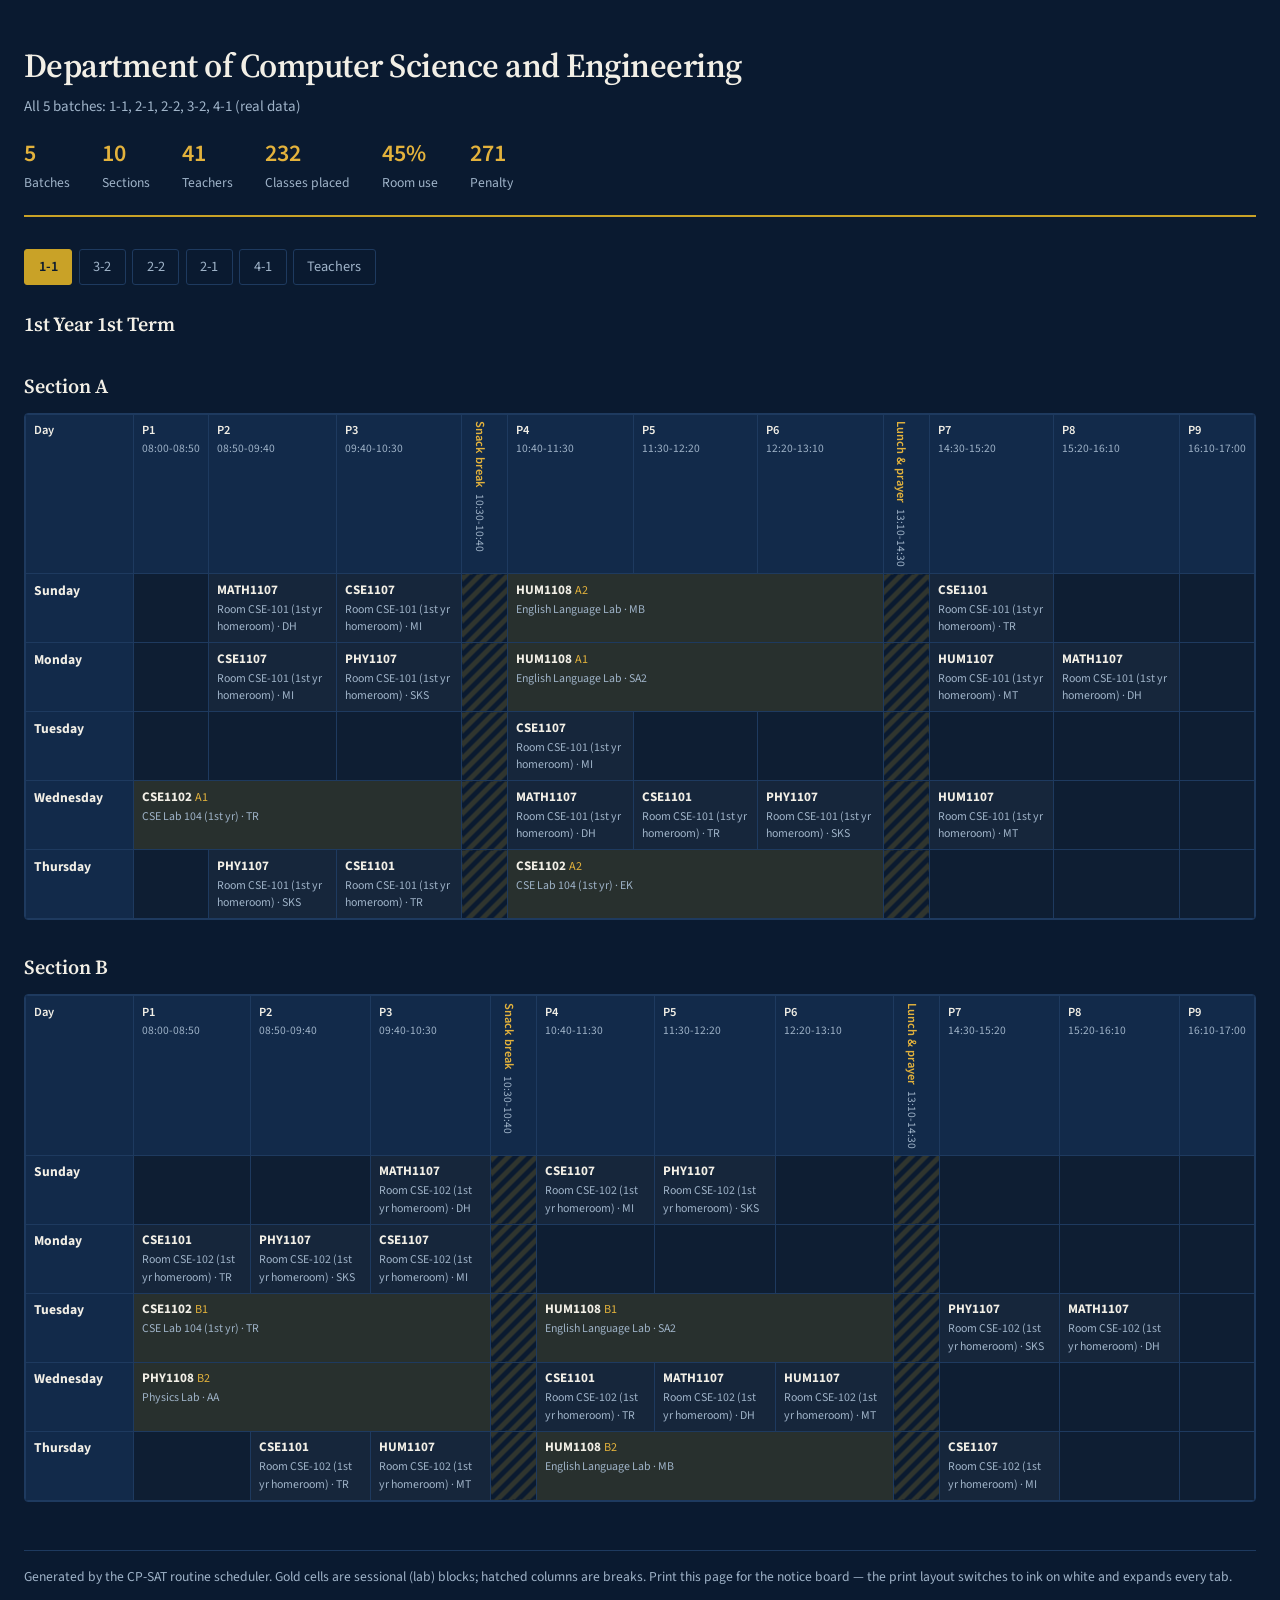
<file: out/real_routine.html>
<!DOCTYPE html>
<html lang="en"><head>
<meta charset="utf-8">
<meta name="viewport" content="width=device-width, initial-scale=1">
<title>Department of Computer Science and Engineering</title>
<link rel="preconnect" href="https://fonts.googleapis.com">
<link rel="preconnect" href="https://fonts.gstatic.com" crossorigin>
<link href="https://fonts.googleapis.com/css2?family=Source+Sans+3:wght@400;600&family=Source+Serif+4:opsz,wght@8..60,600&display=swap" rel="stylesheet">
<style>
:root {
  --navy-deep: #0A1A30;
  --navy: #122A4A;
  --line: #1E3A5F;
  --gold: #C9A227;
  --gold-soft: #E3B23C;
  --paper: #F2EFE6;
  --dim: #9FB3C8;
}
* { box-sizing: border-box; }
body {
  margin: 0;
  padding: 2.5rem 1.5rem 4rem;
  background: var(--navy-deep);
  color: var(--paper);
  font-family: "Source Sans 3", "Segoe UI", system-ui, sans-serif;
  font-size: 15px;
  line-height: 1.5;
}
.wrap { max-width: 1400px; margin: 0 auto; }
header { border-bottom: 2px solid var(--gold); padding-bottom: 1.25rem; margin-bottom: 2rem; }
h1 {
  font-family: "Source Serif 4", Georgia, serif;
  font-weight: 600; font-size: 2.1rem; margin: 0 0 .35rem;
  letter-spacing: -0.015em;
}
.sub { color: var(--dim); margin: 0; }
.stats { display: flex; flex-wrap: wrap; gap: 2rem; margin-top: 1.1rem; }
.stat b { display: block; font-size: 1.5rem; color: var(--gold-soft); font-weight: 600; }
.stat span { color: var(--dim); font-size: .85rem; }
nav { display: flex; flex-wrap: wrap; gap: .4rem; margin-bottom: 1.5rem; }
nav button {
  background: transparent; color: var(--dim); border: 1px solid var(--line);
  padding: .4rem .85rem; border-radius: 3px; cursor: pointer; font: inherit;
  font-size: .9rem;
}
nav button:hover { color: var(--paper); border-color: var(--gold); }
nav button[aria-selected="true"] {
  background: var(--gold); color: var(--navy-deep); border-color: var(--gold);
  font-weight: 600;
}
nav button:focus-visible { outline: 2px solid var(--gold-soft); outline-offset: 2px; }
section[hidden] { display: none; }
h2 { font-family: "Source Serif 4", Georgia, serif; font-weight: 600; font-size: 1.25rem;
     margin: 2rem 0 .75rem; }
h2:first-of-type { margin-top: 0; }
.scroll { overflow-x: auto; border: 1px solid var(--line); border-radius: 4px; }
table.routine { border-collapse: collapse; width: 100%; min-width: 900px; }
table.routine th, table.routine td {
  border: 1px solid var(--line); padding: .4rem .5rem; vertical-align: top;
  text-align: left;
}
table.routine thead th {
  background: var(--navy); font-weight: 600; font-size: .78rem; white-space: nowrap;
}
.pname { display: block; }
.ptime { display: block; color: var(--dim); font-weight: 400; font-size: .72rem; }
th.corner, th.day { background: var(--navy); width: 108px; font-size: .85rem; }
td.free { background: rgba(255,255,255,.015); }
td.theory { background: rgba(255,255,255,.05); }
td.lab { background: rgba(201,162,39,.16); border-left: 3px solid var(--gold); }
.ent { font-size: .82rem; }
.ent + .ent { margin-top: .3rem; padding-top: .3rem; border-top: 1px dashed var(--line); }
.grp { color: var(--gold-soft); font-size: .76rem; }
.meta { display: block; color: var(--dim); font-size: .74rem; }
.brk {
  background: repeating-linear-gradient(135deg, rgba(201,162,39,.20) 0 5px,
              transparent 5px 10px);
  width: 46px; font-size: .68rem; color: var(--gold-soft); text-align: center;
}
.brk span { writing-mode: vertical-rl; }
footer { margin-top: 3rem; color: var(--dim); font-size: .85rem;
          border-top: 1px solid var(--line); padding-top: 1rem; }
@media print {
  body { background: #fff; color: #10203a; padding: 0; }
  nav, footer { display: none; }
  section[hidden] { display: block !important; }
  header { border-color: #10203a; }
  .scroll { border-color: #93a5b8; }
  table.routine th, table.routine td { border-color: #93a5b8; }
  table.routine thead th, th.corner, th.day { background: #e8eaee; }
  td.lab { background: #f3e6c0; border-left-color: #8a6f14; }
  td.theory { background: #fff; }
  .stat b, .grp { color: #7a5e0d; }
  .meta, .ptime, .sub, .stat span { color: #4a5b70; }
  h2 { page-break-after: avoid; }
  .scroll { page-break-inside: avoid; }
}
@media (prefers-reduced-motion: reduce) { * { transition: none !important; } }
</style>
</head><body><div class="wrap">
<header>
  <h1>Department of Computer Science and Engineering</h1>
  <p class="sub">All 5 batches: 1-1, 2-1, 2-2, 3-2, 4-1 (real data)</p>
  <div class="stats"><div class='stat'><b>5</b><span>Batches</span></div><div class='stat'><b>10</b><span>Sections</span></div><div class='stat'><b>41</b><span>Teachers</span></div><div class='stat'><b>232</b><span>Classes placed</span></div><div class='stat'><b>45%</b><span>Room use</span></div><div class='stat'><b>271</b><span>Penalty</span></div></div>
</header>
<nav><button data-target='b-1-1' aria-selected='false'>1-1</button><button data-target='b-3-2' aria-selected='false'>3-2</button><button data-target='b-2-2' aria-selected='false'>2-2</button><button data-target='b-2-1' aria-selected='false'>2-1</button><button data-target='b-4-1' aria-selected='false'>4-1</button><button data-target='teachers' aria-selected='false'>Teachers</button></nav>
<section id='b-1-1' hidden><h2>1st Year 1st Term</h2><h2>Section A</h2><div class='scroll'><table class='routine'><thead><tr><th class='corner'>Day</th><th><span class='pname'>P1</span><span class='ptime'>08:00-08:50</span></th><th><span class='pname'>P2</span><span class='ptime'>08:50-09:40</span></th><th><span class='pname'>P3</span><span class='ptime'>09:40-10:30</span></th><th class='brk'><span>Snack break</span><span class='ptime'>10:30-10:40</span></th><th><span class='pname'>P4</span><span class='ptime'>10:40-11:30</span></th><th><span class='pname'>P5</span><span class='ptime'>11:30-12:20</span></th><th><span class='pname'>P6</span><span class='ptime'>12:20-13:10</span></th><th class='brk'><span>Lunch &amp; prayer</span><span class='ptime'>13:10-14:30</span></th><th><span class='pname'>P7</span><span class='ptime'>14:30-15:20</span></th><th><span class='pname'>P8</span><span class='ptime'>15:20-16:10</span></th><th><span class='pname'>P9</span><span class='ptime'>16:10-17:00</span></th></tr></thead><tbody><tr><th class='day'>Sunday</th><td class='free'></td><td class='theory' colspan='1'><div class='ent'><b>MATH1107</b><span class='meta'>Room CSE-101 (1st yr homeroom) · DH</span></div></td><td class='theory' colspan='1'><div class='ent'><b>CSE1107</b><span class='meta'>Room CSE-101 (1st yr homeroom) · MI</span></div></td><td class='brk'></td><td class='lab' colspan='3'><div class='ent'><b>HUM1108</b> <span class='grp'>A2</span><span class='meta'>English Language Lab · MB</span></div></td><td class='brk'></td><td class='theory' colspan='1'><div class='ent'><b>CSE1101</b><span class='meta'>Room CSE-101 (1st yr homeroom) · TR</span></div></td><td class='free'></td><td class='free'></td></tr><tr><th class='day'>Monday</th><td class='free'></td><td class='theory' colspan='1'><div class='ent'><b>CSE1107</b><span class='meta'>Room CSE-101 (1st yr homeroom) · MI</span></div></td><td class='theory' colspan='1'><div class='ent'><b>PHY1107</b><span class='meta'>Room CSE-101 (1st yr homeroom) · SKS</span></div></td><td class='brk'></td><td class='lab' colspan='3'><div class='ent'><b>HUM1108</b> <span class='grp'>A1</span><span class='meta'>English Language Lab · SA2</span></div></td><td class='brk'></td><td class='theory' colspan='1'><div class='ent'><b>HUM1107</b><span class='meta'>Room CSE-101 (1st yr homeroom) · MT</span></div></td><td class='theory' colspan='1'><div class='ent'><b>MATH1107</b><span class='meta'>Room CSE-101 (1st yr homeroom) · DH</span></div></td><td class='free'></td></tr><tr><th class='day'>Tuesday</th><td class='free'></td><td class='free'></td><td class='free'></td><td class='brk'></td><td class='theory' colspan='1'><div class='ent'><b>CSE1107</b><span class='meta'>Room CSE-101 (1st yr homeroom) · MI</span></div></td><td class='free'></td><td class='free'></td><td class='brk'></td><td class='free'></td><td class='free'></td><td class='free'></td></tr><tr><th class='day'>Wednesday</th><td class='lab' colspan='3'><div class='ent'><b>CSE1102</b> <span class='grp'>A1</span><span class='meta'>CSE Lab 104 (1st yr) · TR</span></div></td><td class='brk'></td><td class='theory' colspan='1'><div class='ent'><b>MATH1107</b><span class='meta'>Room CSE-101 (1st yr homeroom) · DH</span></div></td><td class='theory' colspan='1'><div class='ent'><b>CSE1101</b><span class='meta'>Room CSE-101 (1st yr homeroom) · TR</span></div></td><td class='theory' colspan='1'><div class='ent'><b>PHY1107</b><span class='meta'>Room CSE-101 (1st yr homeroom) · SKS</span></div></td><td class='brk'></td><td class='theory' colspan='1'><div class='ent'><b>HUM1107</b><span class='meta'>Room CSE-101 (1st yr homeroom) · MT</span></div></td><td class='free'></td><td class='free'></td></tr><tr><th class='day'>Thursday</th><td class='free'></td><td class='theory' colspan='1'><div class='ent'><b>PHY1107</b><span class='meta'>Room CSE-101 (1st yr homeroom) · SKS</span></div></td><td class='theory' colspan='1'><div class='ent'><b>CSE1101</b><span class='meta'>Room CSE-101 (1st yr homeroom) · TR</span></div></td><td class='brk'></td><td class='lab' colspan='3'><div class='ent'><b>CSE1102</b> <span class='grp'>A2</span><span class='meta'>CSE Lab 104 (1st yr) · EK</span></div></td><td class='brk'></td><td class='free'></td><td class='free'></td><td class='free'></td></tr></tbody></table></div><h2>Section B</h2><div class='scroll'><table class='routine'><thead><tr><th class='corner'>Day</th><th><span class='pname'>P1</span><span class='ptime'>08:00-08:50</span></th><th><span class='pname'>P2</span><span class='ptime'>08:50-09:40</span></th><th><span class='pname'>P3</span><span class='ptime'>09:40-10:30</span></th><th class='brk'><span>Snack break</span><span class='ptime'>10:30-10:40</span></th><th><span class='pname'>P4</span><span class='ptime'>10:40-11:30</span></th><th><span class='pname'>P5</span><span class='ptime'>11:30-12:20</span></th><th><span class='pname'>P6</span><span class='ptime'>12:20-13:10</span></th><th class='brk'><span>Lunch &amp; prayer</span><span class='ptime'>13:10-14:30</span></th><th><span class='pname'>P7</span><span class='ptime'>14:30-15:20</span></th><th><span class='pname'>P8</span><span class='ptime'>15:20-16:10</span></th><th><span class='pname'>P9</span><span class='ptime'>16:10-17:00</span></th></tr></thead><tbody><tr><th class='day'>Sunday</th><td class='free'></td><td class='free'></td><td class='theory' colspan='1'><div class='ent'><b>MATH1107</b><span class='meta'>Room CSE-102 (1st yr homeroom) · DH</span></div></td><td class='brk'></td><td class='theory' colspan='1'><div class='ent'><b>CSE1107</b><span class='meta'>Room CSE-102 (1st yr homeroom) · MI</span></div></td><td class='theory' colspan='1'><div class='ent'><b>PHY1107</b><span class='meta'>Room CSE-102 (1st yr homeroom) · SKS</span></div></td><td class='free'></td><td class='brk'></td><td class='free'></td><td class='free'></td><td class='free'></td></tr><tr><th class='day'>Monday</th><td class='theory' colspan='1'><div class='ent'><b>CSE1101</b><span class='meta'>Room CSE-102 (1st yr homeroom) · TR</span></div></td><td class='theory' colspan='1'><div class='ent'><b>PHY1107</b><span class='meta'>Room CSE-102 (1st yr homeroom) · SKS</span></div></td><td class='theory' colspan='1'><div class='ent'><b>CSE1107</b><span class='meta'>Room CSE-102 (1st yr homeroom) · MI</span></div></td><td class='brk'></td><td class='free'></td><td class='free'></td><td class='free'></td><td class='brk'></td><td class='free'></td><td class='free'></td><td class='free'></td></tr><tr><th class='day'>Tuesday</th><td class='lab' colspan='3'><div class='ent'><b>CSE1102</b> <span class='grp'>B1</span><span class='meta'>CSE Lab 104 (1st yr) · TR</span></div></td><td class='brk'></td><td class='lab' colspan='3'><div class='ent'><b>HUM1108</b> <span class='grp'>B1</span><span class='meta'>English Language Lab · SA2</span></div></td><td class='brk'></td><td class='theory' colspan='1'><div class='ent'><b>PHY1107</b><span class='meta'>Room CSE-102 (1st yr homeroom) · SKS</span></div></td><td class='theory' colspan='1'><div class='ent'><b>MATH1107</b><span class='meta'>Room CSE-102 (1st yr homeroom) · DH</span></div></td><td class='free'></td></tr><tr><th class='day'>Wednesday</th><td class='lab' colspan='3'><div class='ent'><b>PHY1108</b> <span class='grp'>B2</span><span class='meta'>Physics Lab · AA</span></div></td><td class='brk'></td><td class='theory' colspan='1'><div class='ent'><b>CSE1101</b><span class='meta'>Room CSE-102 (1st yr homeroom) · TR</span></div></td><td class='theory' colspan='1'><div class='ent'><b>MATH1107</b><span class='meta'>Room CSE-102 (1st yr homeroom) · DH</span></div></td><td class='theory' colspan='1'><div class='ent'><b>HUM1107</b><span class='meta'>Room CSE-102 (1st yr homeroom) · MT</span></div></td><td class='brk'></td><td class='free'></td><td class='free'></td><td class='free'></td></tr><tr><th class='day'>Thursday</th><td class='free'></td><td class='theory' colspan='1'><div class='ent'><b>CSE1101</b><span class='meta'>Room CSE-102 (1st yr homeroom) · TR</span></div></td><td class='theory' colspan='1'><div class='ent'><b>HUM1107</b><span class='meta'>Room CSE-102 (1st yr homeroom) · MT</span></div></td><td class='brk'></td><td class='lab' colspan='3'><div class='ent'><b>HUM1108</b> <span class='grp'>B2</span><span class='meta'>English Language Lab · MB</span></div></td><td class='brk'></td><td class='theory' colspan='1'><div class='ent'><b>CSE1107</b><span class='meta'>Room CSE-102 (1st yr homeroom) · MI</span></div></td><td class='free'></td><td class='free'></td></tr></tbody></table></div></section><section id='b-3-2' hidden><h2>3rd Year 2nd Term</h2><h2>Section A</h2><div class='scroll'><table class='routine'><thead><tr><th class='corner'>Day</th><th><span class='pname'>P1</span><span class='ptime'>08:00-08:50</span></th><th><span class='pname'>P2</span><span class='ptime'>08:50-09:40</span></th><th><span class='pname'>P3</span><span class='ptime'>09:40-10:30</span></th><th class='brk'><span>Snack break</span><span class='ptime'>10:30-10:40</span></th><th><span class='pname'>P4</span><span class='ptime'>10:40-11:30</span></th><th><span class='pname'>P5</span><span class='ptime'>11:30-12:20</span></th><th><span class='pname'>P6</span><span class='ptime'>12:20-13:10</span></th><th class='brk'><span>Lunch &amp; prayer</span><span class='ptime'>13:10-14:30</span></th><th><span class='pname'>P7</span><span class='ptime'>14:30-15:20</span></th><th><span class='pname'>P8</span><span class='ptime'>15:20-16:10</span></th><th><span class='pname'>P9</span><span class='ptime'>16:10-17:00</span></th></tr></thead><tbody><tr><th class='day'>Sunday</th><td class='lab' colspan='3'><div class='ent'><b>CSE3220</b> <span class='grp'>A1</span><span class='meta'>CSE Lab 107 · NHS</span></div><div class='ent'><b>CSE3220</b> <span class='grp'>A2</span><span class='meta'>CSE Lab 202 · NFS</span></div></td><td class='brk'></td><td class='theory' colspan='1'><div class='ent'><b>CSE3219</b><span class='meta'>Room D-401 · NFS</span></div></td><td class='theory' colspan='1'><div class='ent'><b>CSE3209</b><span class='meta'>Room D-401 · WIS</span></div></td><td class='theory' colspan='1'><div class='ent'><b>CSE3211</b><span class='meta'>Room D-401 · AAW</span></div></td><td class='brk'></td><td class='lab' colspan='3'><div class='ent'><b>CSE3230</b> <span class='grp'>A1</span><span class='meta'>Room CSE-306 · AH</span></div></td></tr><tr><th class='day'>Monday</th><td class='lab' colspan='3'><div class='ent'><b>CSE3210</b> <span class='grp'>A1</span><span class='meta'>CSE Lab 305 (AI) · WIS</span></div></td><td class='brk'></td><td class='theory' colspan='1'><div class='ent'><b>CSE3209</b><span class='meta'>Room D-401 · WIS</span></div></td><td class='theory' colspan='1'><div class='ent'><b>CSE3211</b><span class='meta'>Room D-401 · AAW</span></div></td><td class='theory' colspan='1'><div class='ent'><b>CSE3217</b><span class='meta'>Room B-306 · KFI</span></div></td><td class='brk'></td><td class='free'></td><td class='free'></td><td class='free'></td></tr><tr><th class='day'>Tuesday</th><td class='free'></td><td class='free'></td><td class='theory' colspan='1'><div class='ent'><b>CSE3211</b><span class='meta'>Room D-401 · AAW</span></div></td><td class='brk'></td><td class='lab' colspan='3'><div class='ent'><b>CSE3230</b> <span class='grp'>A2</span><span class='meta'>Room CSE-306 · KSA</span></div></td><td class='brk'></td><td class='lab' colspan='3'><div class='ent'><b>CSE3210</b> <span class='grp'>A2</span><span class='meta'>CSE Lab 305 (AI) · SI</span></div></td></tr><tr><th class='day'>Wednesday</th><td class='lab' colspan='3'><div class='ent'><b>CSE3212</b> <span class='grp'>A1</span><span class='meta'>CSE Lab 103 (2nd room) · AAW</span></div><div class='ent'><b>CSE3212</b> <span class='grp'>A2</span><span class='meta'>CSE Lab 202 · DD</span></div></td><td class='brk'></td><td class='theory' colspan='1'><div class='ent'><b>CSE3219</b><span class='meta'>Room D-401 · NFS</span></div></td><td class='theory' colspan='1'><div class='ent'><b>HUM3247</b><span class='meta'>Room D-401 · MMA</span></div></td><td class='theory' colspan='1'><div class='ent'><b>CSE3217</b><span class='meta'>Room D-401 · KFI</span></div></td><td class='brk'></td><td class='lab' colspan='3'><div class='ent'><b>CSE3218</b> <span class='grp'>A1</span><span class='meta'>CSE Lab 103 · MRI</span></div><div class='ent'><b>CSE3218</b> <span class='grp'>A2</span><span class='meta'>CSE Lab 107 · KFI</span></div></td></tr><tr><th class='day'>Thursday</th><td class='free'></td><td class='free'></td><td class='theory' colspan='1'><div class='ent'><b>CSE3219</b><span class='meta'>Room D-401 · NFS</span></div></td><td class='brk'></td><td class='theory' colspan='1'><div class='ent'><b>CSE3209</b><span class='meta'>Room B-306 · WIS</span></div></td><td class='theory' colspan='1'><div class='ent'><b>CSE3217</b><span class='meta'>Room B-306 · KFI</span></div></td><td class='theory' colspan='1'><div class='ent'><b>HUM3247</b><span class='meta'>Room B-306 · MMA</span></div></td><td class='brk'></td><td class='free'></td><td class='free'></td><td class='free'></td></tr></tbody></table></div><h2>Section B</h2><div class='scroll'><table class='routine'><thead><tr><th class='corner'>Day</th><th><span class='pname'>P1</span><span class='ptime'>08:00-08:50</span></th><th><span class='pname'>P2</span><span class='ptime'>08:50-09:40</span></th><th><span class='pname'>P3</span><span class='ptime'>09:40-10:30</span></th><th class='brk'><span>Snack break</span><span class='ptime'>10:30-10:40</span></th><th><span class='pname'>P4</span><span class='ptime'>10:40-11:30</span></th><th><span class='pname'>P5</span><span class='ptime'>11:30-12:20</span></th><th><span class='pname'>P6</span><span class='ptime'>12:20-13:10</span></th><th class='brk'><span>Lunch &amp; prayer</span><span class='ptime'>13:10-14:30</span></th><th><span class='pname'>P7</span><span class='ptime'>14:30-15:20</span></th><th><span class='pname'>P8</span><span class='ptime'>15:20-16:10</span></th><th><span class='pname'>P9</span><span class='ptime'>16:10-17:00</span></th></tr></thead><tbody><tr><th class='day'>Sunday</th><td class='lab' colspan='3'><div class='ent'><b>CSE3230</b> <span class='grp'>B1</span><span class='meta'>Room CSE-306 · AH</span></div></td><td class='brk'></td><td class='theory' colspan='1'><div class='ent'><b>CSE3209</b><span class='meta'>Room CSE-501 · WIS</span></div></td><td class='theory' colspan='1'><div class='ent'><b>CSE3219</b><span class='meta'>Room CSE-501 · NFS</span></div></td><td class='theory' colspan='1'><div class='ent'><b>CSE3217</b><span class='meta'>Room CSE-501 · KFI</span></div></td><td class='brk'></td><td class='theory' colspan='1'><div class='ent'><b>CSE3211</b><span class='meta'>Room CSE-501 · AAW</span></div></td><td class='free'></td><td class='free'></td></tr><tr><th class='day'>Monday</th><td class='lab' colspan='3'><div class='ent'><b>CSE3220</b> <span class='grp'>B1</span><span class='meta'>CSE Lab 103 (2nd room) · NHS</span></div><div class='ent'><b>CSE3220</b> <span class='grp'>B2</span><span class='meta'>CSE Lab 103 · NFS</span></div></td><td class='brk'></td><td class='theory' colspan='1'><div class='ent'><b>CSE3219</b><span class='meta'>Room CSE-501 · NFS</span></div></td><td class='theory' colspan='1'><div class='ent'><b>CSE3217</b><span class='meta'>Room CSE-501 · KFI</span></div></td><td class='theory' colspan='1'><div class='ent'><b>CSE3211</b><span class='meta'>Room CSE-501 · AAW</span></div></td><td class='brk'></td><td class='lab' colspan='3'><div class='ent'><b>CSE3218</b> <span class='grp'>B1</span><span class='meta'>CSE Lab 103 (2nd room) · MRI</span></div><div class='ent'><b>CSE3218</b> <span class='grp'>B2</span><span class='meta'>CSE Lab 103 · KFI</span></div></td></tr><tr><th class='day'>Tuesday</th><td class='free'></td><td class='free'></td><td class='free'></td><td class='brk'></td><td class='free'></td><td class='free'></td><td class='free'></td><td class='brk'></td><td class='theory' colspan='1'><div class='ent'><b>CSE3217</b><span class='meta'>Room CSE-501 · KFI</span></div></td><td class='theory' colspan='1'><div class='ent'><b>HUM3247</b><span class='meta'>Room CSE-501 · MMA</span></div></td><td class='free'></td></tr><tr><th class='day'>Wednesday</th><td class='lab' colspan='3'><div class='ent'><b>CSE3230</b> <span class='grp'>B2</span><span class='meta'>Room CSE-306 · KSA</span></div></td><td class='brk'></td><td class='theory' colspan='1'><div class='ent'><b>CSE3209</b><span class='meta'>Room CSE-501 · WIS</span></div></td><td class='theory' colspan='1'><div class='ent'><b>CSE3219</b><span class='meta'>Room CSE-501 · NFS</span></div></td><td class='theory' colspan='1'><div class='ent'><b>HUM3247</b><span class='meta'>Room CSE-501 · MMA</span></div></td><td class='brk'></td><td class='lab' colspan='3'><div class='ent'><b>CSE3210</b> <span class='grp'>B2</span><span class='meta'>CSE Lab 305 (AI) · SI</span></div></td></tr><tr><th class='day'>Thursday</th><td class='lab' colspan='3'><div class='ent'><b>CSE3212</b> <span class='grp'>B1</span><span class='meta'>CSE Lab 103 (2nd room) · AAW</span></div><div class='ent'><b>CSE3212</b> <span class='grp'>B2</span><span class='meta'>CSE Lab 103 · DD</span></div></td><td class='brk'></td><td class='theory' colspan='1'><div class='ent'><b>CSE3211</b><span class='meta'>Room CSE-501 · AAW</span></div></td><td class='theory' colspan='1'><div class='ent'><b>CSE3209</b><span class='meta'>Room CSE-501 · WIS</span></div></td><td class='free'></td><td class='brk'></td><td class='free'></td><td class='free'></td><td class='free'></td></tr></tbody></table></div></section><section id='b-2-2' hidden><h2>2nd Year 2nd Term</h2><h2>Section A</h2><div class='scroll'><table class='routine'><thead><tr><th class='corner'>Day</th><th><span class='pname'>P1</span><span class='ptime'>08:00-08:50</span></th><th><span class='pname'>P2</span><span class='ptime'>08:50-09:40</span></th><th><span class='pname'>P3</span><span class='ptime'>09:40-10:30</span></th><th class='brk'><span>Snack break</span><span class='ptime'>10:30-10:40</span></th><th><span class='pname'>P4</span><span class='ptime'>10:40-11:30</span></th><th><span class='pname'>P5</span><span class='ptime'>11:30-12:20</span></th><th><span class='pname'>P6</span><span class='ptime'>12:20-13:10</span></th><th class='brk'><span>Lunch &amp; prayer</span><span class='ptime'>13:10-14:30</span></th><th><span class='pname'>P7</span><span class='ptime'>14:30-15:20</span></th><th><span class='pname'>P8</span><span class='ptime'>15:20-16:10</span></th><th><span class='pname'>P9</span><span class='ptime'>16:10-17:00</span></th></tr></thead><tbody><tr><th class='day'>Sunday</th><td class='free'></td><td class='theory' colspan='1'><div class='ent'><b>ECE2213</b><span class='meta'>Room D-401 · FH</span></div></td><td class='theory' colspan='1'><div class='ent'><b>HUM2207</b><span class='meta'>Room D-401 · RA</span></div></td><td class='brk'></td><td class='lab' colspan='3'><div class='ent'><b>ECE2214</b> <span class='grp'>A1</span><span class='meta'>ECE Lab 104 · MRM</span></div></td><td class='brk'></td><td class='free'></td><td class='free'></td><td class='free'></td></tr><tr><th class='day'>Monday</th><td class='free'></td><td class='free'></td><td class='theory' colspan='1'><div class='ent'><b>MATH2207</b><span class='meta'>Room D-401 · ARJ</span></div></td><td class='brk'></td><td class='lab' colspan='3'><div class='ent'><b>CSE2208</b> <span class='grp'>A1</span><span class='meta'>CSE Lab 202 · MI</span></div><div class='ent'><b>CSE2208</b> <span class='grp'>A2</span><span class='meta'>CSE Lab 103 · LBM</span></div></td><td class='brk'></td><td class='theory' colspan='1'><div class='ent'><b>CSE2209</b><span class='meta'>Room D-401 · NHS</span></div></td><td class='free'></td><td class='free'></td></tr><tr><th class='day'>Tuesday</th><td class='lab' colspan='3'><div class='ent'><b>CSE2202</b> <span class='grp'>A1</span><span class='meta'>CSE Lab 202 · SN</span></div><div class='ent'><b>CSE2202</b> <span class='grp'>A2</span><span class='meta'>CSE Lab 107 · MAN</span></div></td><td class='brk'></td><td class='theory' colspan='1'><div class='ent'><b>ECE2213</b><span class='meta'>Room D-401 · FH</span></div></td><td class='theory' colspan='1'><div class='ent'><b>CSE2201</b><span class='meta'>Room D-401 · SH</span></div></td><td class='theory' colspan='1'><div class='ent'><b>CSE2209</b><span class='meta'>Room D-401 · NHS</span></div></td><td class='brk'></td><td class='theory' colspan='1'><div class='ent'><b>HUM2207</b><span class='meta'>Room D-401 · RA</span></div></td><td class='free'></td><td class='free'></td></tr><tr><th class='day'>Wednesday</th><td class='free'></td><td class='theory' colspan='1'><div class='ent'><b>MATH2207</b><span class='meta'>Room D-401 · ARJ</span></div></td><td class='theory' colspan='1'><div class='ent'><b>CSE2201</b><span class='meta'>Room D-401 · SH</span></div></td><td class='brk'></td><td class='lab' colspan='3'><div class='ent'><b>CSE2200</b> <span class='grp'>A1</span><span class='meta'>CSE Lab 107 · SA</span></div><div class='ent'><b>CSE2200</b> <span class='grp'>A2</span><span class='meta'>CSE Lab 202 · EK</span></div></td><td class='brk'></td><td class='theory' colspan='1'><div class='ent'><b>ECE2213</b><span class='meta'>Room D-401 · FH</span></div></td><td class='free'></td><td class='free'></td></tr><tr><th class='day'>Thursday</th><td class='free'></td><td class='free'></td><td class='free'></td><td class='brk'></td><td class='theory' colspan='1'><div class='ent'><b>CSE2201</b><span class='meta'>Room D-401 · SH</span></div></td><td class='theory' colspan='1'><div class='ent'><b>MATH2207</b><span class='meta'>Room D-401 · ARJ</span></div></td><td class='theory' colspan='1'><div class='ent'><b>CSE2209</b><span class='meta'>Room D-401 · NHS</span></div></td><td class='brk'></td><td class='lab' colspan='3'><div class='ent'><b>ECE2214</b> <span class='grp'>A2</span><span class='meta'>ECE Lab 104 · MIA</span></div></td></tr></tbody></table></div><h2>Section B</h2><div class='scroll'><table class='routine'><thead><tr><th class='corner'>Day</th><th><span class='pname'>P1</span><span class='ptime'>08:00-08:50</span></th><th><span class='pname'>P2</span><span class='ptime'>08:50-09:40</span></th><th><span class='pname'>P3</span><span class='ptime'>09:40-10:30</span></th><th class='brk'><span>Snack break</span><span class='ptime'>10:30-10:40</span></th><th><span class='pname'>P4</span><span class='ptime'>10:40-11:30</span></th><th><span class='pname'>P5</span><span class='ptime'>11:30-12:20</span></th><th><span class='pname'>P6</span><span class='ptime'>12:20-13:10</span></th><th class='brk'><span>Lunch &amp; prayer</span><span class='ptime'>13:10-14:30</span></th><th><span class='pname'>P7</span><span class='ptime'>14:30-15:20</span></th><th><span class='pname'>P8</span><span class='ptime'>15:20-16:10</span></th><th><span class='pname'>P9</span><span class='ptime'>16:10-17:00</span></th></tr></thead><tbody><tr><th class='day'>Sunday</th><td class='free'></td><td class='free'></td><td class='theory' colspan='1'><div class='ent'><b>CSE2201</b><span class='meta'>Room CSE-502 · SH</span></div></td><td class='brk'></td><td class='lab' colspan='3'><div class='ent'><b>CSE2200</b> <span class='grp'>B1</span><span class='meta'>CSE Lab 103 · SA</span></div><div class='ent'><b>CSE2200</b> <span class='grp'>B2</span><span class='meta'>CSE Lab 107 · EK</span></div></td><td class='brk'></td><td class='lab' colspan='3'><div class='ent'><b>ECE2214</b> <span class='grp'>B2</span><span class='meta'>ECE Lab 104 · MIA</span></div></td></tr><tr><th class='day'>Monday</th><td class='theory' colspan='1'><div class='ent'><b>HUM2207</b><span class='meta'>Room CSE-502 · RA</span></div></td><td class='theory' colspan='1'><div class='ent'><b>MATH2207</b><span class='meta'>Room CSE-502 · ARJ</span></div></td><td class='theory' colspan='1'><div class='ent'><b>ECE2213</b><span class='meta'>Room CSE-502 · FH</span></div></td><td class='brk'></td><td class='lab' colspan='3'><div class='ent'><b>CSE2202</b> <span class='grp'>B1</span><span class='meta'>CSE Lab 103 (2nd room) · SN</span></div><div class='ent'><b>CSE2202</b> <span class='grp'>B2</span><span class='meta'>CSE Lab 107 · MAN</span></div></td><td class='brk'></td><td class='lab' colspan='3'><div class='ent'><b>ECE2214</b> <span class='grp'>B1</span><span class='meta'>ECE Lab 104 · MRM</span></div></td></tr><tr><th class='day'>Tuesday</th><td class='free'></td><td class='free'></td><td class='free'></td><td class='brk'></td><td class='free'></td><td class='free'></td><td class='theory' colspan='1'><div class='ent'><b>HUM2207</b><span class='meta'>Room CSE-502 · RA</span></div></td><td class='brk'></td><td class='theory' colspan='1'><div class='ent'><b>CSE2201</b><span class='meta'>Room CSE-502 · SH</span></div></td><td class='theory' colspan='1'><div class='ent'><b>CSE2209</b><span class='meta'>Room CSE-502 · NHS</span></div></td><td class='free'></td></tr><tr><th class='day'>Wednesday</th><td class='lab' colspan='3'><div class='ent'><b>CSE2208</b> <span class='grp'>B1</span><span class='meta'>CSE Lab 107 · MI</span></div><div class='ent'><b>CSE2208</b> <span class='grp'>B2</span><span class='meta'>CSE Lab 103 · LBM</span></div></td><td class='brk'></td><td class='theory' colspan='1'><div class='ent'><b>MATH2207</b><span class='meta'>Room CSE-502 · ARJ</span></div></td><td class='theory' colspan='1'><div class='ent'><b>CSE2209</b><span class='meta'>Room CSE-502 · NHS</span></div></td><td class='theory' colspan='1'><div class='ent'><b>ECE2213</b><span class='meta'>Room CSE-502 · FH</span></div></td><td class='brk'></td><td class='free'></td><td class='free'></td><td class='free'></td></tr><tr><th class='day'>Thursday</th><td class='free'></td><td class='free'></td><td class='free'></td><td class='brk'></td><td class='free'></td><td class='theory' colspan='1'><div class='ent'><b>CSE2201</b><span class='meta'>Room CSE-502 · SH</span></div></td><td class='theory' colspan='1'><div class='ent'><b>MATH2207</b><span class='meta'>Room CSE-502 · ARJ</span></div></td><td class='brk'></td><td class='theory' colspan='1'><div class='ent'><b>CSE2209</b><span class='meta'>Room CSE-502 · NHS</span></div></td><td class='theory' colspan='1'><div class='ent'><b>ECE2213</b><span class='meta'>Room CSE-502 · FH</span></div></td><td class='free'></td></tr></tbody></table></div></section><section id='b-2-1' hidden><h2>2nd Year 1st Term</h2><h2>Section A</h2><div class='scroll'><table class='routine'><thead><tr><th class='corner'>Day</th><th><span class='pname'>P1</span><span class='ptime'>08:00-08:50</span></th><th><span class='pname'>P2</span><span class='ptime'>08:50-09:40</span></th><th><span class='pname'>P3</span><span class='ptime'>09:40-10:30</span></th><th class='brk'><span>Snack break</span><span class='ptime'>10:30-10:40</span></th><th><span class='pname'>P4</span><span class='ptime'>10:40-11:30</span></th><th><span class='pname'>P5</span><span class='ptime'>11:30-12:20</span></th><th><span class='pname'>P6</span><span class='ptime'>12:20-13:10</span></th><th class='brk'><span>Lunch &amp; prayer</span><span class='ptime'>13:10-14:30</span></th><th><span class='pname'>P7</span><span class='ptime'>14:30-15:20</span></th><th><span class='pname'>P8</span><span class='ptime'>15:20-16:10</span></th><th><span class='pname'>P9</span><span class='ptime'>16:10-17:00</span></th></tr></thead><tbody><tr><th class='day'>Sunday</th><td class='lab' colspan='3'><div class='ent'><b>ME2170</b> <span class='grp'>A1</span><span class='meta'>CSE Lab 103 (2nd room) · MR</span></div><div class='ent'><b>ME2170</b> <span class='grp'>A2</span><span class='meta'>CSE Lab 103 · AT</span></div></td><td class='brk'></td><td class='lab' colspan='3'><div class='ent'><b>CSE2104</b> <span class='grp'>A1</span><span class='meta'>CSE Lab 202 · SS</span></div><div class='ent'><b>CSE2104</b> <span class='grp'>A2</span><span class='meta'>CSE Lab 103 (2nd room) · MRI</span></div></td><td class='brk'></td><td class='theory' colspan='1'><div class='ent'><b>CSE2105</b><span class='meta'>Room D-402 · LBM</span></div></td><td class='theory' colspan='1'><div class='ent'><b>MATH2107</b><span class='meta'>Room D-402 · AH2</span></div></td><td class='free'></td></tr><tr><th class='day'>Monday</th><td class='free'></td><td class='free'></td><td class='free'></td><td class='brk'></td><td class='lab' colspan='3'><div class='ent'><b>EEE2118</b> <span class='grp'>A1</span><span class='meta'>ECE Lab 104 · RK</span></div></td><td class='brk'></td><td class='theory' colspan='1'><div class='ent'><b>EEE2117</b><span class='meta'>Room D-402 · JP</span></div></td><td class='theory' colspan='1'><div class='ent'><b>CSE2113</b><span class='meta'>Room D-402 · SI</span></div></td><td class='free'></td></tr><tr><th class='day'>Tuesday</th><td class='free'></td><td class='theory' colspan='1'><div class='ent'><b>CSE2103</b><span class='meta'>Room D-402 · SA</span></div></td><td class='theory' colspan='1'><div class='ent'><b>CSE2105</b><span class='meta'>Room D-402 · LBM</span></div></td><td class='brk'></td><td class='theory' colspan='1'><div class='ent'><b>EEE2117</b><span class='meta'>Room D-402 · JP</span></div></td><td class='theory' colspan='1'><div class='ent'><b>MATH2107</b><span class='meta'>Room D-402 · AH2</span></div></td><td class='theory' colspan='1'><div class='ent'><b>CSE2113</b><span class='meta'>Room D-402 · SI</span></div></td><td class='brk'></td><td class='lab' colspan='3'><div class='ent'><b>CSE2106</b> <span class='grp'>A1</span><span class='meta'>CSE Lab 103 · SN</span></div><div class='ent'><b>CSE2106</b> <span class='grp'>A2</span><span class='meta'>CSE Lab 107 · LBM</span></div></td></tr><tr><th class='day'>Wednesday</th><td class='free'></td><td class='theory' colspan='1'><div class='ent'><b>CSE2113</b><span class='meta'>Room D-402 · SI</span></div></td><td class='theory' colspan='1'><div class='ent'><b>CSE2103</b><span class='meta'>Room D-402 · SA</span></div></td><td class='brk'></td><td class='lab' colspan='3'><div class='ent'><b>EEE2118</b> <span class='grp'>A2</span><span class='meta'>ECE Lab 104 · AB</span></div></td><td class='brk'></td><td class='free'></td><td class='free'></td><td class='free'></td></tr><tr><th class='day'>Thursday</th><td class='free'></td><td class='free'></td><td class='theory' colspan='1'><div class='ent'><b>CSE2105</b><span class='meta'>Room D-402 · LBM</span></div></td><td class='brk'></td><td class='theory' colspan='1'><div class='ent'><b>EEE2117</b><span class='meta'>Room D-402 · JP</span></div></td><td class='theory' colspan='1'><div class='ent'><b>CSE2103</b><span class='meta'>Room D-402 · SA</span></div></td><td class='theory' colspan='1'><div class='ent'><b>MATH2107</b><span class='meta'>Room D-402 · AH2</span></div></td><td class='brk'></td><td class='lab' colspan='3'><div class='ent'><b>CSE2114</b> <span class='grp'>A1</span><span class='meta'>CSE Lab 103 (2nd room) · RK</span></div><div class='ent'><b>CSE2114</b> <span class='grp'>A2</span><span class='meta'>CSE Lab 103 · AB</span></div></td></tr></tbody></table></div><h2>Section B</h2><div class='scroll'><table class='routine'><thead><tr><th class='corner'>Day</th><th><span class='pname'>P1</span><span class='ptime'>08:00-08:50</span></th><th><span class='pname'>P2</span><span class='ptime'>08:50-09:40</span></th><th><span class='pname'>P3</span><span class='ptime'>09:40-10:30</span></th><th class='brk'><span>Snack break</span><span class='ptime'>10:30-10:40</span></th><th><span class='pname'>P4</span><span class='ptime'>10:40-11:30</span></th><th><span class='pname'>P5</span><span class='ptime'>11:30-12:20</span></th><th><span class='pname'>P6</span><span class='ptime'>12:20-13:10</span></th><th class='brk'><span>Lunch &amp; prayer</span><span class='ptime'>13:10-14:30</span></th><th><span class='pname'>P7</span><span class='ptime'>14:30-15:20</span></th><th><span class='pname'>P8</span><span class='ptime'>15:20-16:10</span></th><th><span class='pname'>P9</span><span class='ptime'>16:10-17:00</span></th></tr></thead><tbody><tr><th class='day'>Sunday</th><td class='free'></td><td class='free'></td><td class='free'></td><td class='brk'></td><td class='free'></td><td class='free'></td><td class='theory' colspan='1'><div class='ent'><b>CSE2105</b><span class='meta'>Room B-102 · LBM</span></div></td><td class='brk'></td><td class='theory' colspan='1'><div class='ent'><b>CSE2103</b><span class='meta'>Room B-102 · SA</span></div></td><td class='theory' colspan='1'><div class='ent'><b>CSE2113</b><span class='meta'>Room B-102 · SI</span></div></td><td class='free'></td></tr><tr><th class='day'>Monday</th><td class='free'></td><td class='free'></td><td class='free'></td><td class='brk'></td><td class='free'></td><td class='free'></td><td class='free'></td><td class='brk'></td><td class='theory' colspan='1'><div class='ent'><b>CSE2103</b><span class='meta'>Room B-102 · SA</span></div></td><td class='theory' colspan='1'><div class='ent'><b>CSE2105</b><span class='meta'>Room B-102 · LBM</span></div></td><td class='theory' colspan='1'><div class='ent'><b>MATH2107</b><span class='meta'>Room B-102 · AH2</span></div></td></tr><tr><th class='day'>Tuesday</th><td class='lab' colspan='3'><div class='ent'><b>EEE2118</b> <span class='grp'>B1</span><span class='meta'>ECE Lab 104 · RK</span></div></td><td class='brk'></td><td class='theory' colspan='1'><div class='ent'><b>CSE2105</b><span class='meta'>Room B-102 · LBM</span></div></td><td class='theory' colspan='1'><div class='ent'><b>EEE2117</b><span class='meta'>Room B-102 · JP</span></div></td><td class='theory' colspan='1'><div class='ent'><b>MATH2107</b><span class='meta'>Room B-102 · AH2</span></div></td><td class='brk'></td><td class='lab' colspan='3'><div class='ent'><b>CSE2104</b> <span class='grp'>B1</span><span class='meta'>CSE Lab 202 · SS</span></div><div class='ent'><b>CSE2104</b> <span class='grp'>B2</span><span class='meta'>CSE Lab 103 (2nd room) · MRI</span></div></td></tr><tr><th class='day'>Wednesday</th><td class='theory' colspan='1'><div class='ent'><b>MATH2107</b><span class='meta'>Room B-102 · AH2</span></div></td><td class='theory' colspan='1'><div class='ent'><b>EEE2117</b><span class='meta'>Room B-102 · JP</span></div></td><td class='theory' colspan='1'><div class='ent'><b>CSE2113</b><span class='meta'>Room B-102 · SI</span></div></td><td class='brk'></td><td class='lab' colspan='3'><div class='ent'><b>ME2170</b> <span class='grp'>B1</span><span class='meta'>CSE Lab 103 (2nd room) · MR</span></div><div class='ent'><b>ME2170</b> <span class='grp'>B2</span><span class='meta'>CSE Lab 103 · AT</span></div></td><td class='brk'></td><td class='lab' colspan='3'><div class='ent'><b>CSE2106</b> <span class='grp'>B1</span><span class='meta'>CSE Lab 103 (2nd room) · SN</span></div><div class='ent'><b>CSE2106</b> <span class='grp'>B2</span><span class='meta'>CSE Lab 202 · LBM</span></div></td></tr><tr><th class='day'>Thursday</th><td class='lab' colspan='3'><div class='ent'><b>EEE2118</b> <span class='grp'>B2</span><span class='meta'>ECE Lab 104 · AB</span></div></td><td class='brk'></td><td class='lab' colspan='3'><div class='ent'><b>CSE2114</b> <span class='grp'>B1</span><span class='meta'>CSE Lab 202 · RK</span></div><div class='ent'><b>CSE2114</b> <span class='grp'>B2</span><span class='meta'>CSE Lab 103 (2nd room) · AB</span></div></td><td class='brk'></td><td class='theory' colspan='1'><div class='ent'><b>CSE2103</b><span class='meta'>Room B-102 · SA</span></div></td><td class='theory' colspan='1'><div class='ent'><b>CSE2113</b><span class='meta'>Room B-102 · SI</span></div></td><td class='theory' colspan='1'><div class='ent'><b>EEE2117</b><span class='meta'>Room B-102 · JP</span></div></td></tr></tbody></table></div></section><section id='b-4-1' hidden><h2>4th Year 1st Term</h2><h2>Section A</h2><div class='scroll'><table class='routine'><thead><tr><th class='corner'>Day</th><th><span class='pname'>P1</span><span class='ptime'>08:00-08:50</span></th><th><span class='pname'>P2</span><span class='ptime'>08:50-09:40</span></th><th><span class='pname'>P3</span><span class='ptime'>09:40-10:30</span></th><th class='brk'><span>Snack break</span><span class='ptime'>10:30-10:40</span></th><th><span class='pname'>P4</span><span class='ptime'>10:40-11:30</span></th><th><span class='pname'>P5</span><span class='ptime'>11:30-12:20</span></th><th><span class='pname'>P6</span><span class='ptime'>12:20-13:10</span></th><th class='brk'><span>Lunch &amp; prayer</span><span class='ptime'>13:10-14:30</span></th><th><span class='pname'>P7</span><span class='ptime'>14:30-15:20</span></th><th><span class='pname'>P8</span><span class='ptime'>15:20-16:10</span></th><th><span class='pname'>P9</span><span class='ptime'>16:10-17:00</span></th></tr></thead><tbody><tr><th class='day'>Sunday</th><td class='free'></td><td class='free'></td><td class='theory' colspan='1'><div class='ent'><b>CSE4111</b><span class='meta'>Room B-105 · MAH</span></div></td><td class='brk'></td><td class='theory' colspan='1'><div class='ent'><b>CSE4121</b><span class='meta'>Room B-105 · AH</span></div></td><td class='theory' colspan='1'><div class='ent'><b>CSE4115</b><span class='meta'>Room B-105 · DD</span></div></td><td class='theory' colspan='1'><div class='ent'><b>CSE4101</b><span class='meta'>Room B-105 · MAN</span></div></td><td class='brk'></td><td class='lab' colspan='3'><div class='ent'><b>CSE4102</b> <span class='grp'>A2</span><span class='meta'>CSE Lab 305 (AI) · MAN</span></div></td></tr><tr><th class='day'>Monday</th><td class='lab' colspan='3'><div class='ent'><b>CSE4116</b> <span class='grp'>A1</span><span class='meta'>CSE Lab 107 · RA2</span></div><div class='ent'><b>CSE4116</b> <span class='grp'>A2</span><span class='meta'>CSE Lab 202 · DD</span></div></td><td class='brk'></td><td class='theory' colspan='1'><div class='ent'><b>CSE4115</b><span class='meta'>Room B-105 · DD</span></div></td><td class='theory' colspan='1'><div class='ent'><b>CSE4105</b><span class='meta'>Room B-105 · SH</span></div></td><td class='theory' colspan='1'><div class='ent'><b>CSE4111</b><span class='meta'>Room B-105 · MAH</span></div></td><td class='brk'></td><td class='theory' colspan='1'><div class='ent'><b>CSE4121</b><span class='meta'>Room B-105 · AH</span></div></td><td class='free'></td><td class='free'></td></tr><tr><th class='day'>Tuesday</th><td class='lab' colspan='3'><div class='ent'><b>CSE4122</b> <span class='grp'>A2</span><span class='meta'>CSE Lab 305 (AI) · NHS</span></div></td><td class='brk'></td><td class='lab' colspan='3'><div class='ent'><b>CSE4102</b> <span class='grp'>A1</span><span class='meta'>CSE Lab 305 (AI) · TR</span></div></td><td class='brk'></td><td class='lab' colspan='3'><div class='ent'><b>CSE4106</b> <span class='grp'>A1</span><span class='meta'>CSE Lab 201 · IH</span></div></td></tr><tr><th class='day'>Wednesday</th><td class='theory' colspan='1'><div class='ent'><b>CSE4121</b><span class='meta'>Room B-105 · AH</span></div></td><td class='theory' colspan='1'><div class='ent'><b>CSE4105</b><span class='meta'>Room B-105 · SH</span></div></td><td class='theory' colspan='1'><div class='ent'><b>CSE4101</b><span class='meta'>Room B-105 · MAN</span></div></td><td class='brk'></td><td class='lab' colspan='3'><div class='ent'><b>CSE4122</b> <span class='grp'>A1</span><span class='meta'>CSE Lab 305 (AI) · AH</span></div></td><td class='brk'></td><td class='theory' colspan='1'><div class='ent'><b>CSE4115</b><span class='meta'>Room B-105 · DD</span></div></td><td class='free'></td><td class='free'></td></tr><tr><th class='day'>Thursday</th><td class='free'></td><td class='theory' colspan='1'><div class='ent'><b>CSE4105</b><span class='meta'>Room B-105 · SH</span></div></td><td class='theory' colspan='1'><div class='ent'><b>CSE4101</b><span class='meta'>Room B-105 · MAN</span></div></td><td class='brk'></td><td class='lab' colspan='3'><div class='ent'><b>CSE4112</b> <span class='grp'>A1</span><span class='meta'>CSE Lab 103 · MAH</span></div><div class='ent'><b>CSE4112</b> <span class='grp'>A2</span><span class='meta'>CSE Lab 107 · NFS</span></div></td><td class='brk'></td><td class='theory' colspan='1'><div class='ent'><b>CSE4111</b><span class='meta'>Room B-105 · MAH</span></div></td><td class='free'></td><td class='free'></td></tr></tbody></table></div><h2>Section B</h2><div class='scroll'><table class='routine'><thead><tr><th class='corner'>Day</th><th><span class='pname'>P1</span><span class='ptime'>08:00-08:50</span></th><th><span class='pname'>P2</span><span class='ptime'>08:50-09:40</span></th><th><span class='pname'>P3</span><span class='ptime'>09:40-10:30</span></th><th class='brk'><span>Snack break</span><span class='ptime'>10:30-10:40</span></th><th><span class='pname'>P4</span><span class='ptime'>10:40-11:30</span></th><th><span class='pname'>P5</span><span class='ptime'>11:30-12:20</span></th><th><span class='pname'>P6</span><span class='ptime'>12:20-13:10</span></th><th class='brk'><span>Lunch &amp; prayer</span><span class='ptime'>13:10-14:30</span></th><th><span class='pname'>P7</span><span class='ptime'>14:30-15:20</span></th><th><span class='pname'>P8</span><span class='ptime'>15:20-16:10</span></th><th><span class='pname'>P9</span><span class='ptime'>16:10-17:00</span></th></tr></thead><tbody><tr><th class='day'>Sunday</th><td class='theory' colspan='1'><div class='ent'><b>CSE4111</b><span class='meta'>Room B-306 · MAH</span></div></td><td class='theory' colspan='1'><div class='ent'><b>CSE4105</b><span class='meta'>Room B-306 · SH</span></div></td><td class='theory' colspan='1'><div class='ent'><b>CSE4115</b><span class='meta'>Room B-306 · DD</span></div></td><td class='brk'></td><td class='lab' colspan='3'><div class='ent'><b>CSE4106</b> <span class='grp'>B2</span><span class='meta'>CSE Lab 201 · SH</span></div></td><td class='brk'></td><td class='lab' colspan='3'><div class='ent'><b>CSE4116</b> <span class='grp'>B1</span><span class='meta'>CSE Lab 103 (2nd room) · RA2</span></div><div class='ent'><b>CSE4116</b> <span class='grp'>B2</span><span class='meta'>CSE Lab 103 · DD</span></div></td></tr><tr><th class='day'>Monday</th><td class='lab' colspan='3'><div class='ent'><b>CSE4106</b> <span class='grp'>B1</span><span class='meta'>CSE Lab 201 · IH</span></div></td><td class='brk'></td><td class='lab' colspan='3'><div class='ent'><b>CSE4122</b> <span class='grp'>B1</span><span class='meta'>CSE Lab 305 (AI) · AH</span></div></td><td class='brk'></td><td class='theory' colspan='1'><div class='ent'><b>CSE4101</b><span class='meta'>Room B-306 · MAN</span></div></td><td class='theory' colspan='1'><div class='ent'><b>CSE4121</b><span class='meta'>Room B-306 · AH</span></div></td><td class='free'></td></tr><tr><th class='day'>Tuesday</th><td class='lab' colspan='3'><div class='ent'><b>CSE4112</b> <span class='grp'>B1</span><span class='meta'>CSE Lab 103 (2nd room) · MAH</span></div><div class='ent'><b>CSE4112</b> <span class='grp'>B2</span><span class='meta'>CSE Lab 103 · NFS</span></div></td><td class='brk'></td><td class='theory' colspan='1'><div class='ent'><b>CSE4101</b><span class='meta'>Room B-306 · MAN</span></div></td><td class='theory' colspan='1'><div class='ent'><b>CSE4121</b><span class='meta'>Room B-306 · AH</span></div></td><td class='theory' colspan='1'><div class='ent'><b>CSE4105</b><span class='meta'>Room B-306 · SH</span></div></td><td class='brk'></td><td class='free'></td><td class='free'></td><td class='free'></td></tr><tr><th class='day'>Wednesday</th><td class='theory' colspan='1'><div class='ent'><b>CSE4105</b><span class='meta'>Room B-306 · SH</span></div></td><td class='theory' colspan='1'><div class='ent'><b>CSE4111</b><span class='meta'>Room B-306 · MAH</span></div></td><td class='theory' colspan='1'><div class='ent'><b>CSE4121</b><span class='meta'>Room B-306 · AH</span></div></td><td class='brk'></td><td class='theory' colspan='1'><div class='ent'><b>CSE4101</b><span class='meta'>Room B-306 · MAN</span></div></td><td class='theory' colspan='1'><div class='ent'><b>CSE4115</b><span class='meta'>Room B-306 · DD</span></div></td><td class='free'></td><td class='brk'></td><td class='free'></td><td class='free'></td><td class='free'></td></tr><tr><th class='day'>Thursday</th><td class='lab' colspan='3'><div class='ent'><b>CSE4122</b> <span class='grp'>B2</span><span class='meta'>CSE Lab 305 (AI) · NHS</span></div></td><td class='brk'></td><td class='lab' colspan='3'><div class='ent'><b>CSE4102</b> <span class='grp'>B2</span><span class='meta'>CSE Lab 305 (AI) · MAN</span></div></td><td class='brk'></td><td class='theory' colspan='1'><div class='ent'><b>CSE4115</b><span class='meta'>Room B-306 · DD</span></div></td><td class='theory' colspan='1'><div class='ent'><b>CSE4111</b><span class='meta'>Room B-306 · MAH</span></div></td><td class='free'></td></tr></tbody></table></div></section><section id='teachers' hidden><h2>Dr. A. R. M. Jalal Uddin Jamali <span class='grp'>arm_jalal_uddin_jamali · 6 periods/week</span></h2><div class='scroll'><table class='routine'><thead><tr><th class='corner'>Day</th><th><span class='pname'>P1</span><span class='ptime'>08:00-08:50</span></th><th><span class='pname'>P2</span><span class='ptime'>08:50-09:40</span></th><th><span class='pname'>P3</span><span class='ptime'>09:40-10:30</span></th><th class='brk'><span>Snack break</span><span class='ptime'>10:30-10:40</span></th><th><span class='pname'>P4</span><span class='ptime'>10:40-11:30</span></th><th><span class='pname'>P5</span><span class='ptime'>11:30-12:20</span></th><th><span class='pname'>P6</span><span class='ptime'>12:20-13:10</span></th><th class='brk'><span>Lunch &amp; prayer</span><span class='ptime'>13:10-14:30</span></th><th><span class='pname'>P7</span><span class='ptime'>14:30-15:20</span></th><th><span class='pname'>P8</span><span class='ptime'>15:20-16:10</span></th><th><span class='pname'>P9</span><span class='ptime'>16:10-17:00</span></th></tr></thead><tbody><tr><th class='day'>Sunday</th><td class='free'></td><td class='free'></td><td class='free'></td><td class='brk'></td><td class='free'></td><td class='free'></td><td class='free'></td><td class='brk'></td><td class='free'></td><td class='free'></td><td class='free'></td></tr><tr><th class='day'>Monday</th><td class='free'></td><td class='theory' colspan='1'><div class='ent'><b>MATH2207</b> <span class='grp'>2-2 B</span><span class='meta'>Room CSE-502</span></div></td><td class='theory' colspan='1'><div class='ent'><b>MATH2207</b> <span class='grp'>2-2 A</span><span class='meta'>Room D-401</span></div></td><td class='brk'></td><td class='free'></td><td class='free'></td><td class='free'></td><td class='brk'></td><td class='free'></td><td class='free'></td><td class='free'></td></tr><tr><th class='day'>Tuesday</th><td class='free'></td><td class='free'></td><td class='free'></td><td class='brk'></td><td class='free'></td><td class='free'></td><td class='free'></td><td class='brk'></td><td class='free'></td><td class='free'></td><td class='free'></td></tr><tr><th class='day'>Wednesday</th><td class='free'></td><td class='theory' colspan='1'><div class='ent'><b>MATH2207</b> <span class='grp'>2-2 A</span><span class='meta'>Room D-401</span></div></td><td class='free'></td><td class='brk'></td><td class='theory' colspan='1'><div class='ent'><b>MATH2207</b> <span class='grp'>2-2 B</span><span class='meta'>Room CSE-502</span></div></td><td class='free'></td><td class='free'></td><td class='brk'></td><td class='free'></td><td class='free'></td><td class='free'></td></tr><tr><th class='day'>Thursday</th><td class='free'></td><td class='free'></td><td class='free'></td><td class='brk'></td><td class='free'></td><td class='theory' colspan='1'><div class='ent'><b>MATH2207</b> <span class='grp'>2-2 A</span><span class='meta'>Room D-401</span></div></td><td class='theory' colspan='1'><div class='ent'><b>MATH2207</b> <span class='grp'>2-2 B</span><span class='meta'>Room CSE-502</span></div></td><td class='brk'></td><td class='free'></td><td class='free'></td><td class='free'></td></tr></tbody></table></div><h2>Dr. K. M. Azharul Hasan <span class='grp'>km_azharul_hasan · 18 periods/week</span></h2><div class='scroll'><table class='routine'><thead><tr><th class='corner'>Day</th><th><span class='pname'>P1</span><span class='ptime'>08:00-08:50</span></th><th><span class='pname'>P2</span><span class='ptime'>08:50-09:40</span></th><th><span class='pname'>P3</span><span class='ptime'>09:40-10:30</span></th><th class='brk'><span>Snack break</span><span class='ptime'>10:30-10:40</span></th><th><span class='pname'>P4</span><span class='ptime'>10:40-11:30</span></th><th><span class='pname'>P5</span><span class='ptime'>11:30-12:20</span></th><th><span class='pname'>P6</span><span class='ptime'>12:20-13:10</span></th><th class='brk'><span>Lunch &amp; prayer</span><span class='ptime'>13:10-14:30</span></th><th><span class='pname'>P7</span><span class='ptime'>14:30-15:20</span></th><th><span class='pname'>P8</span><span class='ptime'>15:20-16:10</span></th><th><span class='pname'>P9</span><span class='ptime'>16:10-17:00</span></th></tr></thead><tbody><tr><th class='day'>Sunday</th><td class='lab' colspan='3'><div class='ent'><b>CSE3230</b> <span class='grp'>3-2 B1</span><span class='meta'>Room CSE-306</span></div></td><td class='brk'></td><td class='theory' colspan='1'><div class='ent'><b>CSE4121</b> <span class='grp'>4-1 A</span><span class='meta'>Room B-105</span></div></td><td class='free'></td><td class='free'></td><td class='brk'></td><td class='lab' colspan='3'><div class='ent'><b>CSE3230</b> <span class='grp'>3-2 A1</span><span class='meta'>Room CSE-306</span></div></td></tr><tr><th class='day'>Monday</th><td class='free'></td><td class='free'></td><td class='free'></td><td class='brk'></td><td class='lab' colspan='3'><div class='ent'><b>CSE4122</b> <span class='grp'>4-1 B1</span><span class='meta'>CSE Lab 305 (AI)</span></div></td><td class='brk'></td><td class='theory' colspan='1'><div class='ent'><b>CSE4121</b> <span class='grp'>4-1 A</span><span class='meta'>Room B-105</span></div></td><td class='theory' colspan='1'><div class='ent'><b>CSE4121</b> <span class='grp'>4-1 B</span><span class='meta'>Room B-306</span></div></td><td class='free'></td></tr><tr><th class='day'>Tuesday</th><td class='free'></td><td class='free'></td><td class='free'></td><td class='brk'></td><td class='free'></td><td class='theory' colspan='1'><div class='ent'><b>CSE4121</b> <span class='grp'>4-1 B</span><span class='meta'>Room B-306</span></div></td><td class='free'></td><td class='brk'></td><td class='free'></td><td class='free'></td><td class='free'></td></tr><tr><th class='day'>Wednesday</th><td class='theory' colspan='1'><div class='ent'><b>CSE4121</b> <span class='grp'>4-1 A</span><span class='meta'>Room B-105</span></div></td><td class='free'></td><td class='theory' colspan='1'><div class='ent'><b>CSE4121</b> <span class='grp'>4-1 B</span><span class='meta'>Room B-306</span></div></td><td class='brk'></td><td class='lab' colspan='3'><div class='ent'><b>CSE4122</b> <span class='grp'>4-1 A1</span><span class='meta'>CSE Lab 305 (AI)</span></div></td><td class='brk'></td><td class='free'></td><td class='free'></td><td class='free'></td></tr><tr><th class='day'>Thursday</th><td class='free'></td><td class='free'></td><td class='free'></td><td class='brk'></td><td class='free'></td><td class='free'></td><td class='free'></td><td class='brk'></td><td class='free'></td><td class='free'></td><td class='free'></td></tr></tbody></table></div><h2>Dr. Kazi Md. Rokibul Alam <span class='grp'>kazi_md_rokibul_alam · 6 periods/week</span></h2><div class='scroll'><table class='routine'><thead><tr><th class='corner'>Day</th><th><span class='pname'>P1</span><span class='ptime'>08:00-08:50</span></th><th><span class='pname'>P2</span><span class='ptime'>08:50-09:40</span></th><th><span class='pname'>P3</span><span class='ptime'>09:40-10:30</span></th><th class='brk'><span>Snack break</span><span class='ptime'>10:30-10:40</span></th><th><span class='pname'>P4</span><span class='ptime'>10:40-11:30</span></th><th><span class='pname'>P5</span><span class='ptime'>11:30-12:20</span></th><th><span class='pname'>P6</span><span class='ptime'>12:20-13:10</span></th><th class='brk'><span>Lunch &amp; prayer</span><span class='ptime'>13:10-14:30</span></th><th><span class='pname'>P7</span><span class='ptime'>14:30-15:20</span></th><th><span class='pname'>P8</span><span class='ptime'>15:20-16:10</span></th><th><span class='pname'>P9</span><span class='ptime'>16:10-17:00</span></th></tr></thead><tbody><tr><th class='day'>Sunday</th><td class='free'></td><td class='free'></td><td class='free'></td><td class='brk'></td><td class='free'></td><td class='free'></td><td class='free'></td><td class='brk'></td><td class='lab' colspan='3'><div class='ent'><b>CSE4116</b> <span class='grp'>4-1 B1</span><span class='meta'>CSE Lab 103 (2nd room)</span></div></td></tr><tr><th class='day'>Monday</th><td class='lab' colspan='3'><div class='ent'><b>CSE4116</b> <span class='grp'>4-1 A1</span><span class='meta'>CSE Lab 107</span></div></td><td class='brk'></td><td class='free'></td><td class='free'></td><td class='free'></td><td class='brk'></td><td class='free'></td><td class='free'></td><td class='free'></td></tr><tr><th class='day'>Tuesday</th><td class='free'></td><td class='free'></td><td class='free'></td><td class='brk'></td><td class='free'></td><td class='free'></td><td class='free'></td><td class='brk'></td><td class='free'></td><td class='free'></td><td class='free'></td></tr><tr><th class='day'>Wednesday</th><td class='free'></td><td class='free'></td><td class='free'></td><td class='brk'></td><td class='free'></td><td class='free'></td><td class='free'></td><td class='brk'></td><td class='free'></td><td class='free'></td><td class='free'></td></tr><tr><th class='day'>Thursday</th><td class='free'></td><td class='free'></td><td class='free'></td><td class='brk'></td><td class='free'></td><td class='free'></td><td class='free'></td><td class='brk'></td><td class='free'></td><td class='free'></td><td class='free'></td></tr></tbody></table></div><h2>Dr. M. M. A. Hashem <span class='grp'>mma_hashem · 4 periods/week</span></h2><div class='scroll'><table class='routine'><thead><tr><th class='corner'>Day</th><th><span class='pname'>P1</span><span class='ptime'>08:00-08:50</span></th><th><span class='pname'>P2</span><span class='ptime'>08:50-09:40</span></th><th><span class='pname'>P3</span><span class='ptime'>09:40-10:30</span></th><th class='brk'><span>Snack break</span><span class='ptime'>10:30-10:40</span></th><th><span class='pname'>P4</span><span class='ptime'>10:40-11:30</span></th><th><span class='pname'>P5</span><span class='ptime'>11:30-12:20</span></th><th><span class='pname'>P6</span><span class='ptime'>12:20-13:10</span></th><th class='brk'><span>Lunch &amp; prayer</span><span class='ptime'>13:10-14:30</span></th><th><span class='pname'>P7</span><span class='ptime'>14:30-15:20</span></th><th><span class='pname'>P8</span><span class='ptime'>15:20-16:10</span></th><th><span class='pname'>P9</span><span class='ptime'>16:10-17:00</span></th></tr></thead><tbody><tr><th class='day'>Sunday</th><td class='free'></td><td class='free'></td><td class='free'></td><td class='brk'></td><td class='free'></td><td class='free'></td><td class='free'></td><td class='brk'></td><td class='free'></td><td class='free'></td><td class='free'></td></tr><tr><th class='day'>Monday</th><td class='free'></td><td class='free'></td><td class='free'></td><td class='brk'></td><td class='free'></td><td class='free'></td><td class='free'></td><td class='brk'></td><td class='free'></td><td class='free'></td><td class='free'></td></tr><tr><th class='day'>Tuesday</th><td class='free'></td><td class='free'></td><td class='free'></td><td class='brk'></td><td class='free'></td><td class='free'></td><td class='free'></td><td class='brk'></td><td class='free'></td><td class='theory' colspan='1'><div class='ent'><b>HUM3247</b> <span class='grp'>3-2 B</span><span class='meta'>Room CSE-501</span></div></td><td class='free'></td></tr><tr><th class='day'>Wednesday</th><td class='free'></td><td class='free'></td><td class='free'></td><td class='brk'></td><td class='free'></td><td class='theory' colspan='1'><div class='ent'><b>HUM3247</b> <span class='grp'>3-2 A</span><span class='meta'>Room D-401</span></div></td><td class='theory' colspan='1'><div class='ent'><b>HUM3247</b> <span class='grp'>3-2 B</span><span class='meta'>Room CSE-501</span></div></td><td class='brk'></td><td class='free'></td><td class='free'></td><td class='free'></td></tr><tr><th class='day'>Thursday</th><td class='free'></td><td class='free'></td><td class='free'></td><td class='brk'></td><td class='free'></td><td class='free'></td><td class='theory' colspan='1'><div class='ent'><b>HUM3247</b> <span class='grp'>3-2 A</span><span class='meta'>Room B-306</span></div></td><td class='brk'></td><td class='free'></td><td class='free'></td><td class='free'></td></tr></tbody></table></div><h2>Dr. Md Rejvi Kaysir <span class='grp'>md_rejvi_kaysir · 12 periods/week</span></h2><div class='scroll'><table class='routine'><thead><tr><th class='corner'>Day</th><th><span class='pname'>P1</span><span class='ptime'>08:00-08:50</span></th><th><span class='pname'>P2</span><span class='ptime'>08:50-09:40</span></th><th><span class='pname'>P3</span><span class='ptime'>09:40-10:30</span></th><th class='brk'><span>Snack break</span><span class='ptime'>10:30-10:40</span></th><th><span class='pname'>P4</span><span class='ptime'>10:40-11:30</span></th><th><span class='pname'>P5</span><span class='ptime'>11:30-12:20</span></th><th><span class='pname'>P6</span><span class='ptime'>12:20-13:10</span></th><th class='brk'><span>Lunch &amp; prayer</span><span class='ptime'>13:10-14:30</span></th><th><span class='pname'>P7</span><span class='ptime'>14:30-15:20</span></th><th><span class='pname'>P8</span><span class='ptime'>15:20-16:10</span></th><th><span class='pname'>P9</span><span class='ptime'>16:10-17:00</span></th></tr></thead><tbody><tr><th class='day'>Sunday</th><td class='free'></td><td class='free'></td><td class='free'></td><td class='brk'></td><td class='free'></td><td class='free'></td><td class='free'></td><td class='brk'></td><td class='free'></td><td class='free'></td><td class='free'></td></tr><tr><th class='day'>Monday</th><td class='free'></td><td class='free'></td><td class='free'></td><td class='brk'></td><td class='lab' colspan='3'><div class='ent'><b>EEE2118</b> <span class='grp'>2-1 A1</span><span class='meta'>ECE Lab 104</span></div></td><td class='brk'></td><td class='free'></td><td class='free'></td><td class='free'></td></tr><tr><th class='day'>Tuesday</th><td class='lab' colspan='3'><div class='ent'><b>EEE2118</b> <span class='grp'>2-1 B1</span><span class='meta'>ECE Lab 104</span></div></td><td class='brk'></td><td class='free'></td><td class='free'></td><td class='free'></td><td class='brk'></td><td class='free'></td><td class='free'></td><td class='free'></td></tr><tr><th class='day'>Wednesday</th><td class='free'></td><td class='free'></td><td class='free'></td><td class='brk'></td><td class='free'></td><td class='free'></td><td class='free'></td><td class='brk'></td><td class='free'></td><td class='free'></td><td class='free'></td></tr><tr><th class='day'>Thursday</th><td class='free'></td><td class='free'></td><td class='free'></td><td class='brk'></td><td class='lab' colspan='3'><div class='ent'><b>CSE2114</b> <span class='grp'>2-1 B1</span><span class='meta'>CSE Lab 202</span></div></td><td class='brk'></td><td class='lab' colspan='3'><div class='ent'><b>CSE2114</b> <span class='grp'>2-1 A1</span><span class='meta'>CSE Lab 103 (2nd room)</span></div></td></tr></tbody></table></div><h2>Dr. Md. Abdul Awal <span class='grp'>md_abdul_awal · 12 periods/week</span></h2><div class='scroll'><table class='routine'><thead><tr><th class='corner'>Day</th><th><span class='pname'>P1</span><span class='ptime'>08:00-08:50</span></th><th><span class='pname'>P2</span><span class='ptime'>08:50-09:40</span></th><th><span class='pname'>P3</span><span class='ptime'>09:40-10:30</span></th><th class='brk'><span>Snack break</span><span class='ptime'>10:30-10:40</span></th><th><span class='pname'>P4</span><span class='ptime'>10:40-11:30</span></th><th><span class='pname'>P5</span><span class='ptime'>11:30-12:20</span></th><th><span class='pname'>P6</span><span class='ptime'>12:20-13:10</span></th><th class='brk'><span>Lunch &amp; prayer</span><span class='ptime'>13:10-14:30</span></th><th><span class='pname'>P7</span><span class='ptime'>14:30-15:20</span></th><th><span class='pname'>P8</span><span class='ptime'>15:20-16:10</span></th><th><span class='pname'>P9</span><span class='ptime'>16:10-17:00</span></th></tr></thead><tbody><tr><th class='day'>Sunday</th><td class='free'></td><td class='free'></td><td class='free'></td><td class='brk'></td><td class='free'></td><td class='free'></td><td class='theory' colspan='1'><div class='ent'><b>CSE3211</b> <span class='grp'>3-2 A</span><span class='meta'>Room D-401</span></div></td><td class='brk'></td><td class='theory' colspan='1'><div class='ent'><b>CSE3211</b> <span class='grp'>3-2 B</span><span class='meta'>Room CSE-501</span></div></td><td class='free'></td><td class='free'></td></tr><tr><th class='day'>Monday</th><td class='free'></td><td class='free'></td><td class='free'></td><td class='brk'></td><td class='free'></td><td class='theory' colspan='1'><div class='ent'><b>CSE3211</b> <span class='grp'>3-2 A</span><span class='meta'>Room D-401</span></div></td><td class='theory' colspan='1'><div class='ent'><b>CSE3211</b> <span class='grp'>3-2 B</span><span class='meta'>Room CSE-501</span></div></td><td class='brk'></td><td class='free'></td><td class='free'></td><td class='free'></td></tr><tr><th class='day'>Tuesday</th><td class='free'></td><td class='free'></td><td class='theory' colspan='1'><div class='ent'><b>CSE3211</b> <span class='grp'>3-2 A</span><span class='meta'>Room D-401</span></div></td><td class='brk'></td><td class='free'></td><td class='free'></td><td class='free'></td><td class='brk'></td><td class='free'></td><td class='free'></td><td class='free'></td></tr><tr><th class='day'>Wednesday</th><td class='lab' colspan='3'><div class='ent'><b>CSE3212</b> <span class='grp'>3-2 A1</span><span class='meta'>CSE Lab 103 (2nd room)</span></div></td><td class='brk'></td><td class='free'></td><td class='free'></td><td class='free'></td><td class='brk'></td><td class='free'></td><td class='free'></td><td class='free'></td></tr><tr><th class='day'>Thursday</th><td class='lab' colspan='3'><div class='ent'><b>CSE3212</b> <span class='grp'>3-2 B1</span><span class='meta'>CSE Lab 103 (2nd room)</span></div></td><td class='brk'></td><td class='theory' colspan='1'><div class='ent'><b>CSE3211</b> <span class='grp'>3-2 B</span><span class='meta'>Room CSE-501</span></div></td><td class='free'></td><td class='free'></td><td class='brk'></td><td class='free'></td><td class='free'></td><td class='free'></td></tr></tbody></table></div><h2>Dr. Md. Faisal Hossain <span class='grp'>md_faisal_hossain · 6 periods/week</span></h2><div class='scroll'><table class='routine'><thead><tr><th class='corner'>Day</th><th><span class='pname'>P1</span><span class='ptime'>08:00-08:50</span></th><th><span class='pname'>P2</span><span class='ptime'>08:50-09:40</span></th><th><span class='pname'>P3</span><span class='ptime'>09:40-10:30</span></th><th class='brk'><span>Snack break</span><span class='ptime'>10:30-10:40</span></th><th><span class='pname'>P4</span><span class='ptime'>10:40-11:30</span></th><th><span class='pname'>P5</span><span class='ptime'>11:30-12:20</span></th><th><span class='pname'>P6</span><span class='ptime'>12:20-13:10</span></th><th class='brk'><span>Lunch &amp; prayer</span><span class='ptime'>13:10-14:30</span></th><th><span class='pname'>P7</span><span class='ptime'>14:30-15:20</span></th><th><span class='pname'>P8</span><span class='ptime'>15:20-16:10</span></th><th><span class='pname'>P9</span><span class='ptime'>16:10-17:00</span></th></tr></thead><tbody><tr><th class='day'>Sunday</th><td class='free'></td><td class='theory' colspan='1'><div class='ent'><b>ECE2213</b> <span class='grp'>2-2 A</span><span class='meta'>Room D-401</span></div></td><td class='free'></td><td class='brk'></td><td class='free'></td><td class='free'></td><td class='free'></td><td class='brk'></td><td class='free'></td><td class='free'></td><td class='free'></td></tr><tr><th class='day'>Monday</th><td class='free'></td><td class='free'></td><td class='theory' colspan='1'><div class='ent'><b>ECE2213</b> <span class='grp'>2-2 B</span><span class='meta'>Room CSE-502</span></div></td><td class='brk'></td><td class='free'></td><td class='free'></td><td class='free'></td><td class='brk'></td><td class='free'></td><td class='free'></td><td class='free'></td></tr><tr><th class='day'>Tuesday</th><td class='free'></td><td class='free'></td><td class='free'></td><td class='brk'></td><td class='theory' colspan='1'><div class='ent'><b>ECE2213</b> <span class='grp'>2-2 A</span><span class='meta'>Room D-401</span></div></td><td class='free'></td><td class='free'></td><td class='brk'></td><td class='free'></td><td class='free'></td><td class='free'></td></tr><tr><th class='day'>Wednesday</th><td class='free'></td><td class='free'></td><td class='free'></td><td class='brk'></td><td class='free'></td><td class='free'></td><td class='theory' colspan='1'><div class='ent'><b>ECE2213</b> <span class='grp'>2-2 B</span><span class='meta'>Room CSE-502</span></div></td><td class='brk'></td><td class='theory' colspan='1'><div class='ent'><b>ECE2213</b> <span class='grp'>2-2 A</span><span class='meta'>Room D-401</span></div></td><td class='free'></td><td class='free'></td></tr><tr><th class='day'>Thursday</th><td class='free'></td><td class='free'></td><td class='free'></td><td class='brk'></td><td class='free'></td><td class='free'></td><td class='free'></td><td class='brk'></td><td class='free'></td><td class='theory' colspan='1'><div class='ent'><b>ECE2213</b> <span class='grp'>2-2 B</span><span class='meta'>Room CSE-502</span></div></td><td class='free'></td></tr></tbody></table></div><h2>Dr. Md. Mahbubur Rahman <span class='grp'>md_mahbubur_rahman · 6 periods/week</span></h2><div class='scroll'><table class='routine'><thead><tr><th class='corner'>Day</th><th><span class='pname'>P1</span><span class='ptime'>08:00-08:50</span></th><th><span class='pname'>P2</span><span class='ptime'>08:50-09:40</span></th><th><span class='pname'>P3</span><span class='ptime'>09:40-10:30</span></th><th class='brk'><span>Snack break</span><span class='ptime'>10:30-10:40</span></th><th><span class='pname'>P4</span><span class='ptime'>10:40-11:30</span></th><th><span class='pname'>P5</span><span class='ptime'>11:30-12:20</span></th><th><span class='pname'>P6</span><span class='ptime'>12:20-13:10</span></th><th class='brk'><span>Lunch &amp; prayer</span><span class='ptime'>13:10-14:30</span></th><th><span class='pname'>P7</span><span class='ptime'>14:30-15:20</span></th><th><span class='pname'>P8</span><span class='ptime'>15:20-16:10</span></th><th><span class='pname'>P9</span><span class='ptime'>16:10-17:00</span></th></tr></thead><tbody><tr><th class='day'>Sunday</th><td class='lab' colspan='3'><div class='ent'><b>ME2170</b> <span class='grp'>2-1 A1</span><span class='meta'>CSE Lab 103 (2nd room)</span></div></td><td class='brk'></td><td class='free'></td><td class='free'></td><td class='free'></td><td class='brk'></td><td class='free'></td><td class='free'></td><td class='free'></td></tr><tr><th class='day'>Monday</th><td class='free'></td><td class='free'></td><td class='free'></td><td class='brk'></td><td class='free'></td><td class='free'></td><td class='free'></td><td class='brk'></td><td class='free'></td><td class='free'></td><td class='free'></td></tr><tr><th class='day'>Tuesday</th><td class='free'></td><td class='free'></td><td class='free'></td><td class='brk'></td><td class='free'></td><td class='free'></td><td class='free'></td><td class='brk'></td><td class='free'></td><td class='free'></td><td class='free'></td></tr><tr><th class='day'>Wednesday</th><td class='free'></td><td class='free'></td><td class='free'></td><td class='brk'></td><td class='lab' colspan='3'><div class='ent'><b>ME2170</b> <span class='grp'>2-1 B1</span><span class='meta'>CSE Lab 103 (2nd room)</span></div></td><td class='brk'></td><td class='free'></td><td class='free'></td><td class='free'></td></tr><tr><th class='day'>Thursday</th><td class='free'></td><td class='free'></td><td class='free'></td><td class='brk'></td><td class='free'></td><td class='free'></td><td class='free'></td><td class='brk'></td><td class='free'></td><td class='free'></td><td class='free'></td></tr></tbody></table></div><h2>Dr. Md. Milon Islam <span class='grp'>md_milon_islam · 12 periods/week</span></h2><div class='scroll'><table class='routine'><thead><tr><th class='corner'>Day</th><th><span class='pname'>P1</span><span class='ptime'>08:00-08:50</span></th><th><span class='pname'>P2</span><span class='ptime'>08:50-09:40</span></th><th><span class='pname'>P3</span><span class='ptime'>09:40-10:30</span></th><th class='brk'><span>Snack break</span><span class='ptime'>10:30-10:40</span></th><th><span class='pname'>P4</span><span class='ptime'>10:40-11:30</span></th><th><span class='pname'>P5</span><span class='ptime'>11:30-12:20</span></th><th><span class='pname'>P6</span><span class='ptime'>12:20-13:10</span></th><th class='brk'><span>Lunch &amp; prayer</span><span class='ptime'>13:10-14:30</span></th><th><span class='pname'>P7</span><span class='ptime'>14:30-15:20</span></th><th><span class='pname'>P8</span><span class='ptime'>15:20-16:10</span></th><th><span class='pname'>P9</span><span class='ptime'>16:10-17:00</span></th></tr></thead><tbody><tr><th class='day'>Sunday</th><td class='free'></td><td class='free'></td><td class='theory' colspan='1'><div class='ent'><b>CSE1107</b> <span class='grp'>1-1 A</span><span class='meta'>Room CSE-101 (1st yr homeroom)</span></div></td><td class='brk'></td><td class='theory' colspan='1'><div class='ent'><b>CSE1107</b> <span class='grp'>1-1 B</span><span class='meta'>Room CSE-102 (1st yr homeroom)</span></div></td><td class='free'></td><td class='free'></td><td class='brk'></td><td class='free'></td><td class='free'></td><td class='free'></td></tr><tr><th class='day'>Monday</th><td class='free'></td><td class='theory' colspan='1'><div class='ent'><b>CSE1107</b> <span class='grp'>1-1 A</span><span class='meta'>Room CSE-101 (1st yr homeroom)</span></div></td><td class='theory' colspan='1'><div class='ent'><b>CSE1107</b> <span class='grp'>1-1 B</span><span class='meta'>Room CSE-102 (1st yr homeroom)</span></div></td><td class='brk'></td><td class='lab' colspan='3'><div class='ent'><b>CSE2208</b> <span class='grp'>2-2 A1</span><span class='meta'>CSE Lab 202</span></div></td><td class='brk'></td><td class='free'></td><td class='free'></td><td class='free'></td></tr><tr><th class='day'>Tuesday</th><td class='free'></td><td class='free'></td><td class='free'></td><td class='brk'></td><td class='theory' colspan='1'><div class='ent'><b>CSE1107</b> <span class='grp'>1-1 A</span><span class='meta'>Room CSE-101 (1st yr homeroom)</span></div></td><td class='free'></td><td class='free'></td><td class='brk'></td><td class='free'></td><td class='free'></td><td class='free'></td></tr><tr><th class='day'>Wednesday</th><td class='lab' colspan='3'><div class='ent'><b>CSE2208</b> <span class='grp'>2-2 B1</span><span class='meta'>CSE Lab 107</span></div></td><td class='brk'></td><td class='free'></td><td class='free'></td><td class='free'></td><td class='brk'></td><td class='free'></td><td class='free'></td><td class='free'></td></tr><tr><th class='day'>Thursday</th><td class='free'></td><td class='free'></td><td class='free'></td><td class='brk'></td><td class='free'></td><td class='free'></td><td class='free'></td><td class='brk'></td><td class='theory' colspan='1'><div class='ent'><b>CSE1107</b> <span class='grp'>1-1 B</span><span class='meta'>Room CSE-102 (1st yr homeroom)</span></div></td><td class='free'></td><td class='free'></td></tr></tbody></table></div><h2>Dr. Muhammad Aminul Haque <span class='grp'>muhammad_aminul_haque · 12 periods/week</span></h2><div class='scroll'><table class='routine'><thead><tr><th class='corner'>Day</th><th><span class='pname'>P1</span><span class='ptime'>08:00-08:50</span></th><th><span class='pname'>P2</span><span class='ptime'>08:50-09:40</span></th><th><span class='pname'>P3</span><span class='ptime'>09:40-10:30</span></th><th class='brk'><span>Snack break</span><span class='ptime'>10:30-10:40</span></th><th><span class='pname'>P4</span><span class='ptime'>10:40-11:30</span></th><th><span class='pname'>P5</span><span class='ptime'>11:30-12:20</span></th><th><span class='pname'>P6</span><span class='ptime'>12:20-13:10</span></th><th class='brk'><span>Lunch &amp; prayer</span><span class='ptime'>13:10-14:30</span></th><th><span class='pname'>P7</span><span class='ptime'>14:30-15:20</span></th><th><span class='pname'>P8</span><span class='ptime'>15:20-16:10</span></th><th><span class='pname'>P9</span><span class='ptime'>16:10-17:00</span></th></tr></thead><tbody><tr><th class='day'>Sunday</th><td class='theory' colspan='1'><div class='ent'><b>CSE4111</b> <span class='grp'>4-1 B</span><span class='meta'>Room B-306</span></div></td><td class='free'></td><td class='theory' colspan='1'><div class='ent'><b>CSE4111</b> <span class='grp'>4-1 A</span><span class='meta'>Room B-105</span></div></td><td class='brk'></td><td class='free'></td><td class='free'></td><td class='free'></td><td class='brk'></td><td class='free'></td><td class='free'></td><td class='free'></td></tr><tr><th class='day'>Monday</th><td class='free'></td><td class='free'></td><td class='free'></td><td class='brk'></td><td class='free'></td><td class='free'></td><td class='theory' colspan='1'><div class='ent'><b>CSE4111</b> <span class='grp'>4-1 A</span><span class='meta'>Room B-105</span></div></td><td class='brk'></td><td class='free'></td><td class='free'></td><td class='free'></td></tr><tr><th class='day'>Tuesday</th><td class='lab' colspan='3'><div class='ent'><b>CSE4112</b> <span class='grp'>4-1 B1</span><span class='meta'>CSE Lab 103 (2nd room)</span></div></td><td class='brk'></td><td class='free'></td><td class='free'></td><td class='free'></td><td class='brk'></td><td class='free'></td><td class='free'></td><td class='free'></td></tr><tr><th class='day'>Wednesday</th><td class='free'></td><td class='theory' colspan='1'><div class='ent'><b>CSE4111</b> <span class='grp'>4-1 B</span><span class='meta'>Room B-306</span></div></td><td class='free'></td><td class='brk'></td><td class='free'></td><td class='free'></td><td class='free'></td><td class='brk'></td><td class='free'></td><td class='free'></td><td class='free'></td></tr><tr><th class='day'>Thursday</th><td class='free'></td><td class='free'></td><td class='free'></td><td class='brk'></td><td class='lab' colspan='3'><div class='ent'><b>CSE4112</b> <span class='grp'>4-1 A1</span><span class='meta'>CSE Lab 103</span></div></td><td class='brk'></td><td class='theory' colspan='1'><div class='ent'><b>CSE4111</b> <span class='grp'>4-1 A</span><span class='meta'>Room B-105</span></div></td><td class='theory' colspan='1'><div class='ent'><b>CSE4111</b> <span class='grp'>4-1 B</span><span class='meta'>Room B-306</span></div></td><td class='free'></td></tr></tbody></table></div><h2>Dr. Muhammad Sheikh Sadi <span class='grp'>muhammad_sheikh_sadi · 6 periods/week</span></h2><div class='scroll'><table class='routine'><thead><tr><th class='corner'>Day</th><th><span class='pname'>P1</span><span class='ptime'>08:00-08:50</span></th><th><span class='pname'>P2</span><span class='ptime'>08:50-09:40</span></th><th><span class='pname'>P3</span><span class='ptime'>09:40-10:30</span></th><th class='brk'><span>Snack break</span><span class='ptime'>10:30-10:40</span></th><th><span class='pname'>P4</span><span class='ptime'>10:40-11:30</span></th><th><span class='pname'>P5</span><span class='ptime'>11:30-12:20</span></th><th><span class='pname'>P6</span><span class='ptime'>12:20-13:10</span></th><th class='brk'><span>Lunch &amp; prayer</span><span class='ptime'>13:10-14:30</span></th><th><span class='pname'>P7</span><span class='ptime'>14:30-15:20</span></th><th><span class='pname'>P8</span><span class='ptime'>15:20-16:10</span></th><th><span class='pname'>P9</span><span class='ptime'>16:10-17:00</span></th></tr></thead><tbody><tr><th class='day'>Sunday</th><td class='free'></td><td class='free'></td><td class='free'></td><td class='brk'></td><td class='lab' colspan='3'><div class='ent'><b>CSE2104</b> <span class='grp'>2-1 A1</span><span class='meta'>CSE Lab 202</span></div></td><td class='brk'></td><td class='free'></td><td class='free'></td><td class='free'></td></tr><tr><th class='day'>Monday</th><td class='free'></td><td class='free'></td><td class='free'></td><td class='brk'></td><td class='free'></td><td class='free'></td><td class='free'></td><td class='brk'></td><td class='free'></td><td class='free'></td><td class='free'></td></tr><tr><th class='day'>Tuesday</th><td class='free'></td><td class='free'></td><td class='free'></td><td class='brk'></td><td class='free'></td><td class='free'></td><td class='free'></td><td class='brk'></td><td class='lab' colspan='3'><div class='ent'><b>CSE2104</b> <span class='grp'>2-1 B1</span><span class='meta'>CSE Lab 202</span></div></td></tr><tr><th class='day'>Wednesday</th><td class='free'></td><td class='free'></td><td class='free'></td><td class='brk'></td><td class='free'></td><td class='free'></td><td class='free'></td><td class='brk'></td><td class='free'></td><td class='free'></td><td class='free'></td></tr><tr><th class='day'>Thursday</th><td class='free'></td><td class='free'></td><td class='free'></td><td class='brk'></td><td class='free'></td><td class='free'></td><td class='free'></td><td class='brk'></td><td class='free'></td><td class='free'></td><td class='free'></td></tr></tbody></table></div><h2>Dr. S.M Rabiul Alam <span class='grp'>sm_rabiul_alam · 4 periods/week</span></h2><div class='scroll'><table class='routine'><thead><tr><th class='corner'>Day</th><th><span class='pname'>P1</span><span class='ptime'>08:00-08:50</span></th><th><span class='pname'>P2</span><span class='ptime'>08:50-09:40</span></th><th><span class='pname'>P3</span><span class='ptime'>09:40-10:30</span></th><th class='brk'><span>Snack break</span><span class='ptime'>10:30-10:40</span></th><th><span class='pname'>P4</span><span class='ptime'>10:40-11:30</span></th><th><span class='pname'>P5</span><span class='ptime'>11:30-12:20</span></th><th><span class='pname'>P6</span><span class='ptime'>12:20-13:10</span></th><th class='brk'><span>Lunch &amp; prayer</span><span class='ptime'>13:10-14:30</span></th><th><span class='pname'>P7</span><span class='ptime'>14:30-15:20</span></th><th><span class='pname'>P8</span><span class='ptime'>15:20-16:10</span></th><th><span class='pname'>P9</span><span class='ptime'>16:10-17:00</span></th></tr></thead><tbody><tr><th class='day'>Sunday</th><td class='free'></td><td class='free'></td><td class='theory' colspan='1'><div class='ent'><b>HUM2207</b> <span class='grp'>2-2 A</span><span class='meta'>Room D-401</span></div></td><td class='brk'></td><td class='free'></td><td class='free'></td><td class='free'></td><td class='brk'></td><td class='free'></td><td class='free'></td><td class='free'></td></tr><tr><th class='day'>Monday</th><td class='theory' colspan='1'><div class='ent'><b>HUM2207</b> <span class='grp'>2-2 B</span><span class='meta'>Room CSE-502</span></div></td><td class='free'></td><td class='free'></td><td class='brk'></td><td class='free'></td><td class='free'></td><td class='free'></td><td class='brk'></td><td class='free'></td><td class='free'></td><td class='free'></td></tr><tr><th class='day'>Tuesday</th><td class='free'></td><td class='free'></td><td class='free'></td><td class='brk'></td><td class='free'></td><td class='free'></td><td class='theory' colspan='1'><div class='ent'><b>HUM2207</b> <span class='grp'>2-2 B</span><span class='meta'>Room CSE-502</span></div></td><td class='brk'></td><td class='theory' colspan='1'><div class='ent'><b>HUM2207</b> <span class='grp'>2-2 A</span><span class='meta'>Room D-401</span></div></td><td class='free'></td><td class='free'></td></tr><tr><th class='day'>Wednesday</th><td class='free'></td><td class='free'></td><td class='free'></td><td class='brk'></td><td class='free'></td><td class='free'></td><td class='free'></td><td class='brk'></td><td class='free'></td><td class='free'></td><td class='free'></td></tr><tr><th class='day'>Thursday</th><td class='free'></td><td class='free'></td><td class='free'></td><td class='brk'></td><td class='free'></td><td class='free'></td><td class='free'></td><td class='brk'></td><td class='free'></td><td class='free'></td><td class='free'></td></tr></tbody></table></div><h2>Dr. Sk. Imran Hossain <span class='grp'>sk_imran_hossain · 6 periods/week</span></h2><div class='scroll'><table class='routine'><thead><tr><th class='corner'>Day</th><th><span class='pname'>P1</span><span class='ptime'>08:00-08:50</span></th><th><span class='pname'>P2</span><span class='ptime'>08:50-09:40</span></th><th><span class='pname'>P3</span><span class='ptime'>09:40-10:30</span></th><th class='brk'><span>Snack break</span><span class='ptime'>10:30-10:40</span></th><th><span class='pname'>P4</span><span class='ptime'>10:40-11:30</span></th><th><span class='pname'>P5</span><span class='ptime'>11:30-12:20</span></th><th><span class='pname'>P6</span><span class='ptime'>12:20-13:10</span></th><th class='brk'><span>Lunch &amp; prayer</span><span class='ptime'>13:10-14:30</span></th><th><span class='pname'>P7</span><span class='ptime'>14:30-15:20</span></th><th><span class='pname'>P8</span><span class='ptime'>15:20-16:10</span></th><th><span class='pname'>P9</span><span class='ptime'>16:10-17:00</span></th></tr></thead><tbody><tr><th class='day'>Sunday</th><td class='free'></td><td class='free'></td><td class='free'></td><td class='brk'></td><td class='free'></td><td class='free'></td><td class='free'></td><td class='brk'></td><td class='free'></td><td class='free'></td><td class='free'></td></tr><tr><th class='day'>Monday</th><td class='lab' colspan='3'><div class='ent'><b>CSE4106</b> <span class='grp'>4-1 B1</span><span class='meta'>CSE Lab 201</span></div></td><td class='brk'></td><td class='free'></td><td class='free'></td><td class='free'></td><td class='brk'></td><td class='free'></td><td class='free'></td><td class='free'></td></tr><tr><th class='day'>Tuesday</th><td class='free'></td><td class='free'></td><td class='free'></td><td class='brk'></td><td class='free'></td><td class='free'></td><td class='free'></td><td class='brk'></td><td class='lab' colspan='3'><div class='ent'><b>CSE4106</b> <span class='grp'>4-1 A1</span><span class='meta'>CSE Lab 201</span></div></td></tr><tr><th class='day'>Wednesday</th><td class='free'></td><td class='free'></td><td class='free'></td><td class='brk'></td><td class='free'></td><td class='free'></td><td class='free'></td><td class='brk'></td><td class='free'></td><td class='free'></td><td class='free'></td></tr><tr><th class='day'>Thursday</th><td class='free'></td><td class='free'></td><td class='free'></td><td class='brk'></td><td class='free'></td><td class='free'></td><td class='free'></td><td class='brk'></td><td class='free'></td><td class='free'></td><td class='free'></td></tr></tbody></table></div><h2>Dr. Sujit Kumer Shil <span class='grp'>sujit_kumer_shil · 6 periods/week</span></h2><div class='scroll'><table class='routine'><thead><tr><th class='corner'>Day</th><th><span class='pname'>P1</span><span class='ptime'>08:00-08:50</span></th><th><span class='pname'>P2</span><span class='ptime'>08:50-09:40</span></th><th><span class='pname'>P3</span><span class='ptime'>09:40-10:30</span></th><th class='brk'><span>Snack break</span><span class='ptime'>10:30-10:40</span></th><th><span class='pname'>P4</span><span class='ptime'>10:40-11:30</span></th><th><span class='pname'>P5</span><span class='ptime'>11:30-12:20</span></th><th><span class='pname'>P6</span><span class='ptime'>12:20-13:10</span></th><th class='brk'><span>Lunch &amp; prayer</span><span class='ptime'>13:10-14:30</span></th><th><span class='pname'>P7</span><span class='ptime'>14:30-15:20</span></th><th><span class='pname'>P8</span><span class='ptime'>15:20-16:10</span></th><th><span class='pname'>P9</span><span class='ptime'>16:10-17:00</span></th></tr></thead><tbody><tr><th class='day'>Sunday</th><td class='free'></td><td class='free'></td><td class='free'></td><td class='brk'></td><td class='free'></td><td class='theory' colspan='1'><div class='ent'><b>PHY1107</b> <span class='grp'>1-1 B</span><span class='meta'>Room CSE-102 (1st yr homeroom)</span></div></td><td class='free'></td><td class='brk'></td><td class='free'></td><td class='free'></td><td class='free'></td></tr><tr><th class='day'>Monday</th><td class='free'></td><td class='theory' colspan='1'><div class='ent'><b>PHY1107</b> <span class='grp'>1-1 B</span><span class='meta'>Room CSE-102 (1st yr homeroom)</span></div></td><td class='theory' colspan='1'><div class='ent'><b>PHY1107</b> <span class='grp'>1-1 A</span><span class='meta'>Room CSE-101 (1st yr homeroom)</span></div></td><td class='brk'></td><td class='free'></td><td class='free'></td><td class='free'></td><td class='brk'></td><td class='free'></td><td class='free'></td><td class='free'></td></tr><tr><th class='day'>Tuesday</th><td class='free'></td><td class='free'></td><td class='free'></td><td class='brk'></td><td class='free'></td><td class='free'></td><td class='free'></td><td class='brk'></td><td class='theory' colspan='1'><div class='ent'><b>PHY1107</b> <span class='grp'>1-1 B</span><span class='meta'>Room CSE-102 (1st yr homeroom)</span></div></td><td class='free'></td><td class='free'></td></tr><tr><th class='day'>Wednesday</th><td class='free'></td><td class='free'></td><td class='free'></td><td class='brk'></td><td class='free'></td><td class='free'></td><td class='theory' colspan='1'><div class='ent'><b>PHY1107</b> <span class='grp'>1-1 A</span><span class='meta'>Room CSE-101 (1st yr homeroom)</span></div></td><td class='brk'></td><td class='free'></td><td class='free'></td><td class='free'></td></tr><tr><th class='day'>Thursday</th><td class='free'></td><td class='theory' colspan='1'><div class='ent'><b>PHY1107</b> <span class='grp'>1-1 A</span><span class='meta'>Room CSE-101 (1st yr homeroom)</span></div></td><td class='free'></td><td class='brk'></td><td class='free'></td><td class='free'></td><td class='free'></td><td class='brk'></td><td class='free'></td><td class='free'></td><td class='free'></td></tr></tbody></table></div><h2>Mr. Akash Biswas <span class='grp'>akash_biswas · 12 periods/week</span></h2><div class='scroll'><table class='routine'><thead><tr><th class='corner'>Day</th><th><span class='pname'>P1</span><span class='ptime'>08:00-08:50</span></th><th><span class='pname'>P2</span><span class='ptime'>08:50-09:40</span></th><th><span class='pname'>P3</span><span class='ptime'>09:40-10:30</span></th><th class='brk'><span>Snack break</span><span class='ptime'>10:30-10:40</span></th><th><span class='pname'>P4</span><span class='ptime'>10:40-11:30</span></th><th><span class='pname'>P5</span><span class='ptime'>11:30-12:20</span></th><th><span class='pname'>P6</span><span class='ptime'>12:20-13:10</span></th><th class='brk'><span>Lunch &amp; prayer</span><span class='ptime'>13:10-14:30</span></th><th><span class='pname'>P7</span><span class='ptime'>14:30-15:20</span></th><th><span class='pname'>P8</span><span class='ptime'>15:20-16:10</span></th><th><span class='pname'>P9</span><span class='ptime'>16:10-17:00</span></th></tr></thead><tbody><tr><th class='day'>Sunday</th><td class='free'></td><td class='free'></td><td class='free'></td><td class='brk'></td><td class='free'></td><td class='free'></td><td class='free'></td><td class='brk'></td><td class='free'></td><td class='free'></td><td class='free'></td></tr><tr><th class='day'>Monday</th><td class='free'></td><td class='free'></td><td class='free'></td><td class='brk'></td><td class='free'></td><td class='free'></td><td class='free'></td><td class='brk'></td><td class='free'></td><td class='free'></td><td class='free'></td></tr><tr><th class='day'>Tuesday</th><td class='free'></td><td class='free'></td><td class='free'></td><td class='brk'></td><td class='free'></td><td class='free'></td><td class='free'></td><td class='brk'></td><td class='free'></td><td class='free'></td><td class='free'></td></tr><tr><th class='day'>Wednesday</th><td class='free'></td><td class='free'></td><td class='free'></td><td class='brk'></td><td class='lab' colspan='3'><div class='ent'><b>EEE2118</b> <span class='grp'>2-1 A2</span><span class='meta'>ECE Lab 104</span></div></td><td class='brk'></td><td class='free'></td><td class='free'></td><td class='free'></td></tr><tr><th class='day'>Thursday</th><td class='lab' colspan='3'><div class='ent'><b>EEE2118</b> <span class='grp'>2-1 B2</span><span class='meta'>ECE Lab 104</span></div></td><td class='brk'></td><td class='lab' colspan='3'><div class='ent'><b>CSE2114</b> <span class='grp'>2-1 B2</span><span class='meta'>CSE Lab 103 (2nd room)</span></div></td><td class='brk'></td><td class='lab' colspan='3'><div class='ent'><b>CSE2114</b> <span class='grp'>2-1 A2</span><span class='meta'>CSE Lab 103</span></div></td></tr></tbody></table></div><h2>Mr. Ehsanul Karim <span class='grp'>ehsanul_karim · 12 periods/week</span></h2><div class='scroll'><table class='routine'><thead><tr><th class='corner'>Day</th><th><span class='pname'>P1</span><span class='ptime'>08:00-08:50</span></th><th><span class='pname'>P2</span><span class='ptime'>08:50-09:40</span></th><th><span class='pname'>P3</span><span class='ptime'>09:40-10:30</span></th><th class='brk'><span>Snack break</span><span class='ptime'>10:30-10:40</span></th><th><span class='pname'>P4</span><span class='ptime'>10:40-11:30</span></th><th><span class='pname'>P5</span><span class='ptime'>11:30-12:20</span></th><th><span class='pname'>P6</span><span class='ptime'>12:20-13:10</span></th><th class='brk'><span>Lunch &amp; prayer</span><span class='ptime'>13:10-14:30</span></th><th><span class='pname'>P7</span><span class='ptime'>14:30-15:20</span></th><th><span class='pname'>P8</span><span class='ptime'>15:20-16:10</span></th><th><span class='pname'>P9</span><span class='ptime'>16:10-17:00</span></th></tr></thead><tbody><tr><th class='day'>Sunday</th><td class='free'></td><td class='free'></td><td class='free'></td><td class='brk'></td><td class='lab' colspan='3'><div class='ent'><b>CSE2200</b> <span class='grp'>2-2 B2</span><span class='meta'>CSE Lab 107</span></div></td><td class='brk'></td><td class='free'></td><td class='free'></td><td class='free'></td></tr><tr><th class='day'>Monday</th><td class='free'></td><td class='free'></td><td class='free'></td><td class='brk'></td><td class='free'></td><td class='free'></td><td class='free'></td><td class='brk'></td><td class='free'></td><td class='free'></td><td class='free'></td></tr><tr><th class='day'>Tuesday</th><td class='free'></td><td class='free'></td><td class='free'></td><td class='brk'></td><td class='lab' colspan='3'><div class='ent'><b>CSE1102</b> <span class='grp'>1-1 B2</span><span class='meta'>CSE Lab 104 (1st yr)</span></div></td><td class='brk'></td><td class='free'></td><td class='free'></td><td class='free'></td></tr><tr><th class='day'>Wednesday</th><td class='free'></td><td class='free'></td><td class='free'></td><td class='brk'></td><td class='lab' colspan='3'><div class='ent'><b>CSE2200</b> <span class='grp'>2-2 A2</span><span class='meta'>CSE Lab 202</span></div></td><td class='brk'></td><td class='free'></td><td class='free'></td><td class='free'></td></tr><tr><th class='day'>Thursday</th><td class='free'></td><td class='free'></td><td class='free'></td><td class='brk'></td><td class='lab' colspan='3'><div class='ent'><b>CSE1102</b> <span class='grp'>1-1 A2</span><span class='meta'>CSE Lab 104 (1st yr)</span></div></td><td class='brk'></td><td class='free'></td><td class='free'></td><td class='free'></td></tr></tbody></table></div><h2>Mr. Jeesun Patra Papon <span class='grp'>jeesun_patra_papon · 6 periods/week</span></h2><div class='scroll'><table class='routine'><thead><tr><th class='corner'>Day</th><th><span class='pname'>P1</span><span class='ptime'>08:00-08:50</span></th><th><span class='pname'>P2</span><span class='ptime'>08:50-09:40</span></th><th><span class='pname'>P3</span><span class='ptime'>09:40-10:30</span></th><th class='brk'><span>Snack break</span><span class='ptime'>10:30-10:40</span></th><th><span class='pname'>P4</span><span class='ptime'>10:40-11:30</span></th><th><span class='pname'>P5</span><span class='ptime'>11:30-12:20</span></th><th><span class='pname'>P6</span><span class='ptime'>12:20-13:10</span></th><th class='brk'><span>Lunch &amp; prayer</span><span class='ptime'>13:10-14:30</span></th><th><span class='pname'>P7</span><span class='ptime'>14:30-15:20</span></th><th><span class='pname'>P8</span><span class='ptime'>15:20-16:10</span></th><th><span class='pname'>P9</span><span class='ptime'>16:10-17:00</span></th></tr></thead><tbody><tr><th class='day'>Sunday</th><td class='free'></td><td class='free'></td><td class='free'></td><td class='brk'></td><td class='free'></td><td class='free'></td><td class='free'></td><td class='brk'></td><td class='free'></td><td class='free'></td><td class='free'></td></tr><tr><th class='day'>Monday</th><td class='free'></td><td class='free'></td><td class='free'></td><td class='brk'></td><td class='free'></td><td class='free'></td><td class='free'></td><td class='brk'></td><td class='theory' colspan='1'><div class='ent'><b>EEE2117</b> <span class='grp'>2-1 A</span><span class='meta'>Room D-402</span></div></td><td class='free'></td><td class='free'></td></tr><tr><th class='day'>Tuesday</th><td class='free'></td><td class='free'></td><td class='free'></td><td class='brk'></td><td class='theory' colspan='1'><div class='ent'><b>EEE2117</b> <span class='grp'>2-1 A</span><span class='meta'>Room D-402</span></div></td><td class='theory' colspan='1'><div class='ent'><b>EEE2117</b> <span class='grp'>2-1 B</span><span class='meta'>Room B-102</span></div></td><td class='free'></td><td class='brk'></td><td class='free'></td><td class='free'></td><td class='free'></td></tr><tr><th class='day'>Wednesday</th><td class='free'></td><td class='theory' colspan='1'><div class='ent'><b>EEE2117</b> <span class='grp'>2-1 B</span><span class='meta'>Room B-102</span></div></td><td class='free'></td><td class='brk'></td><td class='free'></td><td class='free'></td><td class='free'></td><td class='brk'></td><td class='free'></td><td class='free'></td><td class='free'></td></tr><tr><th class='day'>Thursday</th><td class='free'></td><td class='free'></td><td class='free'></td><td class='brk'></td><td class='theory' colspan='1'><div class='ent'><b>EEE2117</b> <span class='grp'>2-1 A</span><span class='meta'>Room D-402</span></div></td><td class='free'></td><td class='free'></td><td class='brk'></td><td class='free'></td><td class='free'></td><td class='theory' colspan='1'><div class='ent'><b>EEE2117</b> <span class='grp'>2-1 B</span><span class='meta'>Room B-102</span></div></td></tr></tbody></table></div><h2>Mr. Kazi Saeed Alam <span class='grp'>kazi_saeed_alam · 6 periods/week</span></h2><div class='scroll'><table class='routine'><thead><tr><th class='corner'>Day</th><th><span class='pname'>P1</span><span class='ptime'>08:00-08:50</span></th><th><span class='pname'>P2</span><span class='ptime'>08:50-09:40</span></th><th><span class='pname'>P3</span><span class='ptime'>09:40-10:30</span></th><th class='brk'><span>Snack break</span><span class='ptime'>10:30-10:40</span></th><th><span class='pname'>P4</span><span class='ptime'>10:40-11:30</span></th><th><span class='pname'>P5</span><span class='ptime'>11:30-12:20</span></th><th><span class='pname'>P6</span><span class='ptime'>12:20-13:10</span></th><th class='brk'><span>Lunch &amp; prayer</span><span class='ptime'>13:10-14:30</span></th><th><span class='pname'>P7</span><span class='ptime'>14:30-15:20</span></th><th><span class='pname'>P8</span><span class='ptime'>15:20-16:10</span></th><th><span class='pname'>P9</span><span class='ptime'>16:10-17:00</span></th></tr></thead><tbody><tr><th class='day'>Sunday</th><td class='free'></td><td class='free'></td><td class='free'></td><td class='brk'></td><td class='free'></td><td class='free'></td><td class='free'></td><td class='brk'></td><td class='free'></td><td class='free'></td><td class='free'></td></tr><tr><th class='day'>Monday</th><td class='free'></td><td class='free'></td><td class='free'></td><td class='brk'></td><td class='free'></td><td class='free'></td><td class='free'></td><td class='brk'></td><td class='free'></td><td class='free'></td><td class='free'></td></tr><tr><th class='day'>Tuesday</th><td class='free'></td><td class='free'></td><td class='free'></td><td class='brk'></td><td class='lab' colspan='3'><div class='ent'><b>CSE3230</b> <span class='grp'>3-2 A2</span><span class='meta'>Room CSE-306</span></div></td><td class='brk'></td><td class='free'></td><td class='free'></td><td class='free'></td></tr><tr><th class='day'>Wednesday</th><td class='lab' colspan='3'><div class='ent'><b>CSE3230</b> <span class='grp'>3-2 B2</span><span class='meta'>Room CSE-306</span></div></td><td class='brk'></td><td class='free'></td><td class='free'></td><td class='free'></td><td class='brk'></td><td class='free'></td><td class='free'></td><td class='free'></td></tr><tr><th class='day'>Thursday</th><td class='free'></td><td class='free'></td><td class='free'></td><td class='brk'></td><td class='free'></td><td class='free'></td><td class='free'></td><td class='brk'></td><td class='free'></td><td class='free'></td><td class='free'></td></tr></tbody></table></div><h2>Mr. Md Tajmilur Rahman <span class='grp'>md_tajmilur_rahman · 18 periods/week</span></h2><div class='scroll'><table class='routine'><thead><tr><th class='corner'>Day</th><th><span class='pname'>P1</span><span class='ptime'>08:00-08:50</span></th><th><span class='pname'>P2</span><span class='ptime'>08:50-09:40</span></th><th><span class='pname'>P3</span><span class='ptime'>09:40-10:30</span></th><th class='brk'><span>Snack break</span><span class='ptime'>10:30-10:40</span></th><th><span class='pname'>P4</span><span class='ptime'>10:40-11:30</span></th><th><span class='pname'>P5</span><span class='ptime'>11:30-12:20</span></th><th><span class='pname'>P6</span><span class='ptime'>12:20-13:10</span></th><th class='brk'><span>Lunch &amp; prayer</span><span class='ptime'>13:10-14:30</span></th><th><span class='pname'>P7</span><span class='ptime'>14:30-15:20</span></th><th><span class='pname'>P8</span><span class='ptime'>15:20-16:10</span></th><th><span class='pname'>P9</span><span class='ptime'>16:10-17:00</span></th></tr></thead><tbody><tr><th class='day'>Sunday</th><td class='free'></td><td class='free'></td><td class='free'></td><td class='brk'></td><td class='lab' colspan='3'><div class='ent'><b>CSE4102</b> <span class='grp'>4-1 B1</span><span class='meta'>CSE Lab 305 (AI)</span></div></td><td class='brk'></td><td class='theory' colspan='1'><div class='ent'><b>CSE1101</b> <span class='grp'>1-1 A</span><span class='meta'>Room CSE-101 (1st yr homeroom)</span></div></td><td class='free'></td><td class='free'></td></tr><tr><th class='day'>Monday</th><td class='theory' colspan='1'><div class='ent'><b>CSE1101</b> <span class='grp'>1-1 B</span><span class='meta'>Room CSE-102 (1st yr homeroom)</span></div></td><td class='free'></td><td class='free'></td><td class='brk'></td><td class='free'></td><td class='free'></td><td class='free'></td><td class='brk'></td><td class='free'></td><td class='free'></td><td class='free'></td></tr><tr><th class='day'>Tuesday</th><td class='lab' colspan='3'><div class='ent'><b>CSE1102</b> <span class='grp'>1-1 B1</span><span class='meta'>CSE Lab 104 (1st yr)</span></div></td><td class='brk'></td><td class='lab' colspan='3'><div class='ent'><b>CSE4102</b> <span class='grp'>4-1 A1</span><span class='meta'>CSE Lab 305 (AI)</span></div></td><td class='brk'></td><td class='free'></td><td class='free'></td><td class='free'></td></tr><tr><th class='day'>Wednesday</th><td class='lab' colspan='3'><div class='ent'><b>CSE1102</b> <span class='grp'>1-1 A1</span><span class='meta'>CSE Lab 104 (1st yr)</span></div></td><td class='brk'></td><td class='theory' colspan='1'><div class='ent'><b>CSE1101</b> <span class='grp'>1-1 B</span><span class='meta'>Room CSE-102 (1st yr homeroom)</span></div></td><td class='theory' colspan='1'><div class='ent'><b>CSE1101</b> <span class='grp'>1-1 A</span><span class='meta'>Room CSE-101 (1st yr homeroom)</span></div></td><td class='free'></td><td class='brk'></td><td class='free'></td><td class='free'></td><td class='free'></td></tr><tr><th class='day'>Thursday</th><td class='free'></td><td class='theory' colspan='1'><div class='ent'><b>CSE1101</b> <span class='grp'>1-1 B</span><span class='meta'>Room CSE-102 (1st yr homeroom)</span></div></td><td class='theory' colspan='1'><div class='ent'><b>CSE1101</b> <span class='grp'>1-1 A</span><span class='meta'>Room CSE-101 (1st yr homeroom)</span></div></td><td class='brk'></td><td class='free'></td><td class='free'></td><td class='free'></td><td class='brk'></td><td class='free'></td><td class='free'></td><td class='free'></td></tr></tbody></table></div><h2>Mr. Md. Afsar Ali <span class='grp'>md_afsar_ali · 6 periods/week</span></h2><div class='scroll'><table class='routine'><thead><tr><th class='corner'>Day</th><th><span class='pname'>P1</span><span class='ptime'>08:00-08:50</span></th><th><span class='pname'>P2</span><span class='ptime'>08:50-09:40</span></th><th><span class='pname'>P3</span><span class='ptime'>09:40-10:30</span></th><th class='brk'><span>Snack break</span><span class='ptime'>10:30-10:40</span></th><th><span class='pname'>P4</span><span class='ptime'>10:40-11:30</span></th><th><span class='pname'>P5</span><span class='ptime'>11:30-12:20</span></th><th><span class='pname'>P6</span><span class='ptime'>12:20-13:10</span></th><th class='brk'><span>Lunch &amp; prayer</span><span class='ptime'>13:10-14:30</span></th><th><span class='pname'>P7</span><span class='ptime'>14:30-15:20</span></th><th><span class='pname'>P8</span><span class='ptime'>15:20-16:10</span></th><th><span class='pname'>P9</span><span class='ptime'>16:10-17:00</span></th></tr></thead><tbody><tr><th class='day'>Sunday</th><td class='free'></td><td class='free'></td><td class='free'></td><td class='brk'></td><td class='free'></td><td class='free'></td><td class='free'></td><td class='brk'></td><td class='free'></td><td class='free'></td><td class='free'></td></tr><tr><th class='day'>Monday</th><td class='free'></td><td class='free'></td><td class='free'></td><td class='brk'></td><td class='lab' colspan='3'><div class='ent'><b>PHY1108</b> <span class='grp'>1-1 A2</span><span class='meta'>Physics Lab</span></div></td><td class='brk'></td><td class='free'></td><td class='free'></td><td class='free'></td></tr><tr><th class='day'>Tuesday</th><td class='free'></td><td class='free'></td><td class='free'></td><td class='brk'></td><td class='free'></td><td class='free'></td><td class='free'></td><td class='brk'></td><td class='free'></td><td class='free'></td><td class='free'></td></tr><tr><th class='day'>Wednesday</th><td class='lab' colspan='3'><div class='ent'><b>PHY1108</b> <span class='grp'>1-1 B2</span><span class='meta'>Physics Lab</span></div></td><td class='brk'></td><td class='free'></td><td class='free'></td><td class='free'></td><td class='brk'></td><td class='free'></td><td class='free'></td><td class='free'></td></tr><tr><th class='day'>Thursday</th><td class='free'></td><td class='free'></td><td class='free'></td><td class='brk'></td><td class='free'></td><td class='free'></td><td class='free'></td><td class='brk'></td><td class='free'></td><td class='free'></td><td class='free'></td></tr></tbody></table></div><h2>Mr. Md. Dulal Hossain <span class='grp'>md_dulal_hossain · 6 periods/week</span></h2><div class='scroll'><table class='routine'><thead><tr><th class='corner'>Day</th><th><span class='pname'>P1</span><span class='ptime'>08:00-08:50</span></th><th><span class='pname'>P2</span><span class='ptime'>08:50-09:40</span></th><th><span class='pname'>P3</span><span class='ptime'>09:40-10:30</span></th><th class='brk'><span>Snack break</span><span class='ptime'>10:30-10:40</span></th><th><span class='pname'>P4</span><span class='ptime'>10:40-11:30</span></th><th><span class='pname'>P5</span><span class='ptime'>11:30-12:20</span></th><th><span class='pname'>P6</span><span class='ptime'>12:20-13:10</span></th><th class='brk'><span>Lunch &amp; prayer</span><span class='ptime'>13:10-14:30</span></th><th><span class='pname'>P7</span><span class='ptime'>14:30-15:20</span></th><th><span class='pname'>P8</span><span class='ptime'>15:20-16:10</span></th><th><span class='pname'>P9</span><span class='ptime'>16:10-17:00</span></th></tr></thead><tbody><tr><th class='day'>Sunday</th><td class='free'></td><td class='theory' colspan='1'><div class='ent'><b>MATH1107</b> <span class='grp'>1-1 A</span><span class='meta'>Room CSE-101 (1st yr homeroom)</span></div></td><td class='theory' colspan='1'><div class='ent'><b>MATH1107</b> <span class='grp'>1-1 B</span><span class='meta'>Room CSE-102 (1st yr homeroom)</span></div></td><td class='brk'></td><td class='free'></td><td class='free'></td><td class='free'></td><td class='brk'></td><td class='free'></td><td class='free'></td><td class='free'></td></tr><tr><th class='day'>Monday</th><td class='free'></td><td class='free'></td><td class='free'></td><td class='brk'></td><td class='free'></td><td class='free'></td><td class='free'></td><td class='brk'></td><td class='free'></td><td class='theory' colspan='1'><div class='ent'><b>MATH1107</b> <span class='grp'>1-1 A</span><span class='meta'>Room CSE-101 (1st yr homeroom)</span></div></td><td class='free'></td></tr><tr><th class='day'>Tuesday</th><td class='free'></td><td class='free'></td><td class='free'></td><td class='brk'></td><td class='free'></td><td class='free'></td><td class='free'></td><td class='brk'></td><td class='free'></td><td class='theory' colspan='1'><div class='ent'><b>MATH1107</b> <span class='grp'>1-1 B</span><span class='meta'>Room CSE-102 (1st yr homeroom)</span></div></td><td class='free'></td></tr><tr><th class='day'>Wednesday</th><td class='free'></td><td class='free'></td><td class='free'></td><td class='brk'></td><td class='theory' colspan='1'><div class='ent'><b>MATH1107</b> <span class='grp'>1-1 A</span><span class='meta'>Room CSE-101 (1st yr homeroom)</span></div></td><td class='theory' colspan='1'><div class='ent'><b>MATH1107</b> <span class='grp'>1-1 B</span><span class='meta'>Room CSE-102 (1st yr homeroom)</span></div></td><td class='free'></td><td class='brk'></td><td class='free'></td><td class='free'></td><td class='free'></td></tr><tr><th class='day'>Thursday</th><td class='free'></td><td class='free'></td><td class='free'></td><td class='brk'></td><td class='free'></td><td class='free'></td><td class='free'></td><td class='brk'></td><td class='free'></td><td class='free'></td><td class='free'></td></tr></tbody></table></div><h2>Mr. Md. Minhajul Islam Arnab <span class='grp'>md_minhajul_islam_arnab · 6 periods/week</span></h2><div class='scroll'><table class='routine'><thead><tr><th class='corner'>Day</th><th><span class='pname'>P1</span><span class='ptime'>08:00-08:50</span></th><th><span class='pname'>P2</span><span class='ptime'>08:50-09:40</span></th><th><span class='pname'>P3</span><span class='ptime'>09:40-10:30</span></th><th class='brk'><span>Snack break</span><span class='ptime'>10:30-10:40</span></th><th><span class='pname'>P4</span><span class='ptime'>10:40-11:30</span></th><th><span class='pname'>P5</span><span class='ptime'>11:30-12:20</span></th><th><span class='pname'>P6</span><span class='ptime'>12:20-13:10</span></th><th class='brk'><span>Lunch &amp; prayer</span><span class='ptime'>13:10-14:30</span></th><th><span class='pname'>P7</span><span class='ptime'>14:30-15:20</span></th><th><span class='pname'>P8</span><span class='ptime'>15:20-16:10</span></th><th><span class='pname'>P9</span><span class='ptime'>16:10-17:00</span></th></tr></thead><tbody><tr><th class='day'>Sunday</th><td class='free'></td><td class='free'></td><td class='free'></td><td class='brk'></td><td class='free'></td><td class='free'></td><td class='free'></td><td class='brk'></td><td class='lab' colspan='3'><div class='ent'><b>ECE2214</b> <span class='grp'>2-2 B2</span><span class='meta'>ECE Lab 104</span></div></td></tr><tr><th class='day'>Monday</th><td class='free'></td><td class='free'></td><td class='free'></td><td class='brk'></td><td class='free'></td><td class='free'></td><td class='free'></td><td class='brk'></td><td class='free'></td><td class='free'></td><td class='free'></td></tr><tr><th class='day'>Tuesday</th><td class='free'></td><td class='free'></td><td class='free'></td><td class='brk'></td><td class='free'></td><td class='free'></td><td class='free'></td><td class='brk'></td><td class='free'></td><td class='free'></td><td class='free'></td></tr><tr><th class='day'>Wednesday</th><td class='free'></td><td class='free'></td><td class='free'></td><td class='brk'></td><td class='free'></td><td class='free'></td><td class='free'></td><td class='brk'></td><td class='free'></td><td class='free'></td><td class='free'></td></tr><tr><th class='day'>Thursday</th><td class='free'></td><td class='free'></td><td class='free'></td><td class='brk'></td><td class='free'></td><td class='free'></td><td class='free'></td><td class='brk'></td><td class='lab' colspan='3'><div class='ent'><b>ECE2214</b> <span class='grp'>2-2 A2</span><span class='meta'>ECE Lab 104</span></div></td></tr></tbody></table></div><h2>Mr. Md. Mubtashim Abrar Nihal <span class='grp'>md_mubtashim_abrar_nihal · 18 periods/week</span></h2><div class='scroll'><table class='routine'><thead><tr><th class='corner'>Day</th><th><span class='pname'>P1</span><span class='ptime'>08:00-08:50</span></th><th><span class='pname'>P2</span><span class='ptime'>08:50-09:40</span></th><th><span class='pname'>P3</span><span class='ptime'>09:40-10:30</span></th><th class='brk'><span>Snack break</span><span class='ptime'>10:30-10:40</span></th><th><span class='pname'>P4</span><span class='ptime'>10:40-11:30</span></th><th><span class='pname'>P5</span><span class='ptime'>11:30-12:20</span></th><th><span class='pname'>P6</span><span class='ptime'>12:20-13:10</span></th><th class='brk'><span>Lunch &amp; prayer</span><span class='ptime'>13:10-14:30</span></th><th><span class='pname'>P7</span><span class='ptime'>14:30-15:20</span></th><th><span class='pname'>P8</span><span class='ptime'>15:20-16:10</span></th><th><span class='pname'>P9</span><span class='ptime'>16:10-17:00</span></th></tr></thead><tbody><tr><th class='day'>Sunday</th><td class='free'></td><td class='free'></td><td class='free'></td><td class='brk'></td><td class='free'></td><td class='free'></td><td class='theory' colspan='1'><div class='ent'><b>CSE4101</b> <span class='grp'>4-1 A</span><span class='meta'>Room B-105</span></div></td><td class='brk'></td><td class='lab' colspan='3'><div class='ent'><b>CSE4102</b> <span class='grp'>4-1 A2</span><span class='meta'>CSE Lab 305 (AI)</span></div></td></tr><tr><th class='day'>Monday</th><td class='free'></td><td class='free'></td><td class='free'></td><td class='brk'></td><td class='lab' colspan='3'><div class='ent'><b>CSE2202</b> <span class='grp'>2-2 B2</span><span class='meta'>CSE Lab 107</span></div></td><td class='brk'></td><td class='theory' colspan='1'><div class='ent'><b>CSE4101</b> <span class='grp'>4-1 B</span><span class='meta'>Room B-306</span></div></td><td class='free'></td><td class='free'></td></tr><tr><th class='day'>Tuesday</th><td class='lab' colspan='3'><div class='ent'><b>CSE2202</b> <span class='grp'>2-2 A2</span><span class='meta'>CSE Lab 107</span></div></td><td class='brk'></td><td class='theory' colspan='1'><div class='ent'><b>CSE4101</b> <span class='grp'>4-1 B</span><span class='meta'>Room B-306</span></div></td><td class='free'></td><td class='free'></td><td class='brk'></td><td class='free'></td><td class='free'></td><td class='free'></td></tr><tr><th class='day'>Wednesday</th><td class='free'></td><td class='free'></td><td class='theory' colspan='1'><div class='ent'><b>CSE4101</b> <span class='grp'>4-1 A</span><span class='meta'>Room B-105</span></div></td><td class='brk'></td><td class='theory' colspan='1'><div class='ent'><b>CSE4101</b> <span class='grp'>4-1 B</span><span class='meta'>Room B-306</span></div></td><td class='free'></td><td class='free'></td><td class='brk'></td><td class='free'></td><td class='free'></td><td class='free'></td></tr><tr><th class='day'>Thursday</th><td class='free'></td><td class='free'></td><td class='theory' colspan='1'><div class='ent'><b>CSE4101</b> <span class='grp'>4-1 A</span><span class='meta'>Room B-105</span></div></td><td class='brk'></td><td class='lab' colspan='3'><div class='ent'><b>CSE4102</b> <span class='grp'>4-1 B2</span><span class='meta'>CSE Lab 305 (AI)</span></div></td><td class='brk'></td><td class='free'></td><td class='free'></td><td class='free'></td></tr></tbody></table></div><h2>Mr. Md. Nazirulhasan Shawon <span class='grp'>md_nazirulhasan_shawon · 18 periods/week</span></h2><div class='scroll'><table class='routine'><thead><tr><th class='corner'>Day</th><th><span class='pname'>P1</span><span class='ptime'>08:00-08:50</span></th><th><span class='pname'>P2</span><span class='ptime'>08:50-09:40</span></th><th><span class='pname'>P3</span><span class='ptime'>09:40-10:30</span></th><th class='brk'><span>Snack break</span><span class='ptime'>10:30-10:40</span></th><th><span class='pname'>P4</span><span class='ptime'>10:40-11:30</span></th><th><span class='pname'>P5</span><span class='ptime'>11:30-12:20</span></th><th><span class='pname'>P6</span><span class='ptime'>12:20-13:10</span></th><th class='brk'><span>Lunch &amp; prayer</span><span class='ptime'>13:10-14:30</span></th><th><span class='pname'>P7</span><span class='ptime'>14:30-15:20</span></th><th><span class='pname'>P8</span><span class='ptime'>15:20-16:10</span></th><th><span class='pname'>P9</span><span class='ptime'>16:10-17:00</span></th></tr></thead><tbody><tr><th class='day'>Sunday</th><td class='lab' colspan='3'><div class='ent'><b>CSE3220</b> <span class='grp'>3-2 A1</span><span class='meta'>CSE Lab 107</span></div></td><td class='brk'></td><td class='free'></td><td class='free'></td><td class='free'></td><td class='brk'></td><td class='free'></td><td class='free'></td><td class='free'></td></tr><tr><th class='day'>Monday</th><td class='lab' colspan='3'><div class='ent'><b>CSE3220</b> <span class='grp'>3-2 B1</span><span class='meta'>CSE Lab 103 (2nd room)</span></div></td><td class='brk'></td><td class='free'></td><td class='free'></td><td class='free'></td><td class='brk'></td><td class='theory' colspan='1'><div class='ent'><b>CSE2209</b> <span class='grp'>2-2 A</span><span class='meta'>Room D-401</span></div></td><td class='free'></td><td class='free'></td></tr><tr><th class='day'>Tuesday</th><td class='lab' colspan='3'><div class='ent'><b>CSE4122</b> <span class='grp'>4-1 A2</span><span class='meta'>CSE Lab 305 (AI)</span></div></td><td class='brk'></td><td class='free'></td><td class='free'></td><td class='theory' colspan='1'><div class='ent'><b>CSE2209</b> <span class='grp'>2-2 A</span><span class='meta'>Room D-401</span></div></td><td class='brk'></td><td class='free'></td><td class='theory' colspan='1'><div class='ent'><b>CSE2209</b> <span class='grp'>2-2 B</span><span class='meta'>Room CSE-502</span></div></td><td class='free'></td></tr><tr><th class='day'>Wednesday</th><td class='free'></td><td class='free'></td><td class='free'></td><td class='brk'></td><td class='free'></td><td class='theory' colspan='1'><div class='ent'><b>CSE2209</b> <span class='grp'>2-2 B</span><span class='meta'>Room CSE-502</span></div></td><td class='free'></td><td class='brk'></td><td class='free'></td><td class='free'></td><td class='free'></td></tr><tr><th class='day'>Thursday</th><td class='lab' colspan='3'><div class='ent'><b>CSE4122</b> <span class='grp'>4-1 B2</span><span class='meta'>CSE Lab 305 (AI)</span></div></td><td class='brk'></td><td class='free'></td><td class='free'></td><td class='theory' colspan='1'><div class='ent'><b>CSE2209</b> <span class='grp'>2-2 A</span><span class='meta'>Room D-401</span></div></td><td class='brk'></td><td class='theory' colspan='1'><div class='ent'><b>CSE2209</b> <span class='grp'>2-2 B</span><span class='meta'>Room CSE-502</span></div></td><td class='free'></td><td class='free'></td></tr></tbody></table></div><h2>Mr. Md. Repon Islam <span class='grp'>md_repon_islam · 12 periods/week</span></h2><div class='scroll'><table class='routine'><thead><tr><th class='corner'>Day</th><th><span class='pname'>P1</span><span class='ptime'>08:00-08:50</span></th><th><span class='pname'>P2</span><span class='ptime'>08:50-09:40</span></th><th><span class='pname'>P3</span><span class='ptime'>09:40-10:30</span></th><th class='brk'><span>Snack break</span><span class='ptime'>10:30-10:40</span></th><th><span class='pname'>P4</span><span class='ptime'>10:40-11:30</span></th><th><span class='pname'>P5</span><span class='ptime'>11:30-12:20</span></th><th><span class='pname'>P6</span><span class='ptime'>12:20-13:10</span></th><th class='brk'><span>Lunch &amp; prayer</span><span class='ptime'>13:10-14:30</span></th><th><span class='pname'>P7</span><span class='ptime'>14:30-15:20</span></th><th><span class='pname'>P8</span><span class='ptime'>15:20-16:10</span></th><th><span class='pname'>P9</span><span class='ptime'>16:10-17:00</span></th></tr></thead><tbody><tr><th class='day'>Sunday</th><td class='free'></td><td class='free'></td><td class='free'></td><td class='brk'></td><td class='lab' colspan='3'><div class='ent'><b>CSE2104</b> <span class='grp'>2-1 A2</span><span class='meta'>CSE Lab 103 (2nd room)</span></div></td><td class='brk'></td><td class='free'></td><td class='free'></td><td class='free'></td></tr><tr><th class='day'>Monday</th><td class='free'></td><td class='free'></td><td class='free'></td><td class='brk'></td><td class='free'></td><td class='free'></td><td class='free'></td><td class='brk'></td><td class='lab' colspan='3'><div class='ent'><b>CSE3218</b> <span class='grp'>3-2 B1</span><span class='meta'>CSE Lab 103 (2nd room)</span></div></td></tr><tr><th class='day'>Tuesday</th><td class='free'></td><td class='free'></td><td class='free'></td><td class='brk'></td><td class='free'></td><td class='free'></td><td class='free'></td><td class='brk'></td><td class='lab' colspan='3'><div class='ent'><b>CSE2104</b> <span class='grp'>2-1 B2</span><span class='meta'>CSE Lab 103 (2nd room)</span></div></td></tr><tr><th class='day'>Wednesday</th><td class='free'></td><td class='free'></td><td class='free'></td><td class='brk'></td><td class='free'></td><td class='free'></td><td class='free'></td><td class='brk'></td><td class='lab' colspan='3'><div class='ent'><b>CSE3218</b> <span class='grp'>3-2 A1</span><span class='meta'>CSE Lab 103</span></div></td></tr><tr><th class='day'>Thursday</th><td class='free'></td><td class='free'></td><td class='free'></td><td class='brk'></td><td class='free'></td><td class='free'></td><td class='free'></td><td class='brk'></td><td class='free'></td><td class='free'></td><td class='free'></td></tr></tbody></table></div><h2>Mr. Md. Sakhawat Hossain <span class='grp'>md_sakhawat_hossain · 18 periods/week</span></h2><div class='scroll'><table class='routine'><thead><tr><th class='corner'>Day</th><th><span class='pname'>P1</span><span class='ptime'>08:00-08:50</span></th><th><span class='pname'>P2</span><span class='ptime'>08:50-09:40</span></th><th><span class='pname'>P3</span><span class='ptime'>09:40-10:30</span></th><th class='brk'><span>Snack break</span><span class='ptime'>10:30-10:40</span></th><th><span class='pname'>P4</span><span class='ptime'>10:40-11:30</span></th><th><span class='pname'>P5</span><span class='ptime'>11:30-12:20</span></th><th><span class='pname'>P6</span><span class='ptime'>12:20-13:10</span></th><th class='brk'><span>Lunch &amp; prayer</span><span class='ptime'>13:10-14:30</span></th><th><span class='pname'>P7</span><span class='ptime'>14:30-15:20</span></th><th><span class='pname'>P8</span><span class='ptime'>15:20-16:10</span></th><th><span class='pname'>P9</span><span class='ptime'>16:10-17:00</span></th></tr></thead><tbody><tr><th class='day'>Sunday</th><td class='free'></td><td class='theory' colspan='1'><div class='ent'><b>CSE4105</b> <span class='grp'>4-1 B</span><span class='meta'>Room B-306</span></div></td><td class='theory' colspan='1'><div class='ent'><b>CSE2201</b> <span class='grp'>2-2 B</span><span class='meta'>Room CSE-502</span></div></td><td class='brk'></td><td class='lab' colspan='3'><div class='ent'><b>CSE4106</b> <span class='grp'>4-1 B2</span><span class='meta'>CSE Lab 201</span></div></td><td class='brk'></td><td class='free'></td><td class='free'></td><td class='free'></td></tr><tr><th class='day'>Monday</th><td class='free'></td><td class='free'></td><td class='free'></td><td class='brk'></td><td class='free'></td><td class='theory' colspan='1'><div class='ent'><b>CSE4105</b> <span class='grp'>4-1 A</span><span class='meta'>Room B-105</span></div></td><td class='free'></td><td class='brk'></td><td class='free'></td><td class='free'></td><td class='free'></td></tr><tr><th class='day'>Tuesday</th><td class='free'></td><td class='free'></td><td class='free'></td><td class='brk'></td><td class='free'></td><td class='theory' colspan='1'><div class='ent'><b>CSE2201</b> <span class='grp'>2-2 A</span><span class='meta'>Room D-401</span></div></td><td class='theory' colspan='1'><div class='ent'><b>CSE4105</b> <span class='grp'>4-1 B</span><span class='meta'>Room B-306</span></div></td><td class='brk'></td><td class='theory' colspan='1'><div class='ent'><b>CSE2201</b> <span class='grp'>2-2 B</span><span class='meta'>Room CSE-502</span></div></td><td class='free'></td><td class='free'></td></tr><tr><th class='day'>Wednesday</th><td class='theory' colspan='1'><div class='ent'><b>CSE4105</b> <span class='grp'>4-1 B</span><span class='meta'>Room B-306</span></div></td><td class='theory' colspan='1'><div class='ent'><b>CSE4105</b> <span class='grp'>4-1 A</span><span class='meta'>Room B-105</span></div></td><td class='theory' colspan='1'><div class='ent'><b>CSE2201</b> <span class='grp'>2-2 A</span><span class='meta'>Room D-401</span></div></td><td class='brk'></td><td class='lab' colspan='3'><div class='ent'><b>CSE4106</b> <span class='grp'>4-1 A2</span><span class='meta'>CSE Lab 201</span></div></td><td class='brk'></td><td class='free'></td><td class='free'></td><td class='free'></td></tr><tr><th class='day'>Thursday</th><td class='free'></td><td class='theory' colspan='1'><div class='ent'><b>CSE4105</b> <span class='grp'>4-1 A</span><span class='meta'>Room B-105</span></div></td><td class='free'></td><td class='brk'></td><td class='theory' colspan='1'><div class='ent'><b>CSE2201</b> <span class='grp'>2-2 A</span><span class='meta'>Room D-401</span></div></td><td class='theory' colspan='1'><div class='ent'><b>CSE2201</b> <span class='grp'>2-2 B</span><span class='meta'>Room CSE-502</span></div></td><td class='free'></td><td class='brk'></td><td class='free'></td><td class='free'></td><td class='free'></td></tr></tbody></table></div><h2>Mr. Md. Shahinur Alam Sarker <span class='grp'>md_shahinur_alam_sarker · 6 periods/week</span></h2><div class='scroll'><table class='routine'><thead><tr><th class='corner'>Day</th><th><span class='pname'>P1</span><span class='ptime'>08:00-08:50</span></th><th><span class='pname'>P2</span><span class='ptime'>08:50-09:40</span></th><th><span class='pname'>P3</span><span class='ptime'>09:40-10:30</span></th><th class='brk'><span>Snack break</span><span class='ptime'>10:30-10:40</span></th><th><span class='pname'>P4</span><span class='ptime'>10:40-11:30</span></th><th><span class='pname'>P5</span><span class='ptime'>11:30-12:20</span></th><th><span class='pname'>P6</span><span class='ptime'>12:20-13:10</span></th><th class='brk'><span>Lunch &amp; prayer</span><span class='ptime'>13:10-14:30</span></th><th><span class='pname'>P7</span><span class='ptime'>14:30-15:20</span></th><th><span class='pname'>P8</span><span class='ptime'>15:20-16:10</span></th><th><span class='pname'>P9</span><span class='ptime'>16:10-17:00</span></th></tr></thead><tbody><tr><th class='day'>Sunday</th><td class='free'></td><td class='free'></td><td class='free'></td><td class='brk'></td><td class='free'></td><td class='free'></td><td class='free'></td><td class='brk'></td><td class='free'></td><td class='free'></td><td class='free'></td></tr><tr><th class='day'>Monday</th><td class='free'></td><td class='free'></td><td class='free'></td><td class='brk'></td><td class='lab' colspan='3'><div class='ent'><b>HUM1108</b> <span class='grp'>1-1 A1</span><span class='meta'>English Language Lab</span></div></td><td class='brk'></td><td class='free'></td><td class='free'></td><td class='free'></td></tr><tr><th class='day'>Tuesday</th><td class='free'></td><td class='free'></td><td class='free'></td><td class='brk'></td><td class='lab' colspan='3'><div class='ent'><b>HUM1108</b> <span class='grp'>1-1 B1</span><span class='meta'>English Language Lab</span></div></td><td class='brk'></td><td class='free'></td><td class='free'></td><td class='free'></td></tr><tr><th class='day'>Wednesday</th><td class='free'></td><td class='free'></td><td class='free'></td><td class='brk'></td><td class='free'></td><td class='free'></td><td class='free'></td><td class='brk'></td><td class='free'></td><td class='free'></td><td class='free'></td></tr><tr><th class='day'>Thursday</th><td class='free'></td><td class='free'></td><td class='free'></td><td class='brk'></td><td class='free'></td><td class='free'></td><td class='free'></td><td class='brk'></td><td class='free'></td><td class='free'></td><td class='free'></td></tr></tbody></table></div><h2>Mr. Md. Sohag Hossain <span class='grp'>md_sohag_hossain · 6 periods/week</span></h2><div class='scroll'><table class='routine'><thead><tr><th class='corner'>Day</th><th><span class='pname'>P1</span><span class='ptime'>08:00-08:50</span></th><th><span class='pname'>P2</span><span class='ptime'>08:50-09:40</span></th><th><span class='pname'>P3</span><span class='ptime'>09:40-10:30</span></th><th class='brk'><span>Snack break</span><span class='ptime'>10:30-10:40</span></th><th><span class='pname'>P4</span><span class='ptime'>10:40-11:30</span></th><th><span class='pname'>P5</span><span class='ptime'>11:30-12:20</span></th><th><span class='pname'>P6</span><span class='ptime'>12:20-13:10</span></th><th class='brk'><span>Lunch &amp; prayer</span><span class='ptime'>13:10-14:30</span></th><th><span class='pname'>P7</span><span class='ptime'>14:30-15:20</span></th><th><span class='pname'>P8</span><span class='ptime'>15:20-16:10</span></th><th><span class='pname'>P9</span><span class='ptime'>16:10-17:00</span></th></tr></thead><tbody><tr><th class='day'>Sunday</th><td class='free'></td><td class='free'></td><td class='free'></td><td class='brk'></td><td class='lab' colspan='3'><div class='ent'><b>PHY1108</b> <span class='grp'>1-1 A1</span><span class='meta'>Physics Lab</span></div></td><td class='brk'></td><td class='free'></td><td class='free'></td><td class='free'></td></tr><tr><th class='day'>Monday</th><td class='free'></td><td class='free'></td><td class='free'></td><td class='brk'></td><td class='free'></td><td class='free'></td><td class='free'></td><td class='brk'></td><td class='free'></td><td class='free'></td><td class='free'></td></tr><tr><th class='day'>Tuesday</th><td class='free'></td><td class='free'></td><td class='free'></td><td class='brk'></td><td class='free'></td><td class='free'></td><td class='free'></td><td class='brk'></td><td class='free'></td><td class='free'></td><td class='free'></td></tr><tr><th class='day'>Wednesday</th><td class='free'></td><td class='free'></td><td class='free'></td><td class='brk'></td><td class='free'></td><td class='free'></td><td class='free'></td><td class='brk'></td><td class='free'></td><td class='free'></td><td class='free'></td></tr><tr><th class='day'>Thursday</th><td class='free'></td><td class='free'></td><td class='free'></td><td class='brk'></td><td class='lab' colspan='3'><div class='ent'><b>PHY1108</b> <span class='grp'>1-1 B1</span><span class='meta'>Physics Lab</span></div></td><td class='brk'></td><td class='free'></td><td class='free'></td><td class='free'></td></tr></tbody></table></div><h2>Mr. Miir Anjirin Tazrin <span class='grp'>miir_anjirin_tazrin · 6 periods/week</span></h2><div class='scroll'><table class='routine'><thead><tr><th class='corner'>Day</th><th><span class='pname'>P1</span><span class='ptime'>08:00-08:50</span></th><th><span class='pname'>P2</span><span class='ptime'>08:50-09:40</span></th><th><span class='pname'>P3</span><span class='ptime'>09:40-10:30</span></th><th class='brk'><span>Snack break</span><span class='ptime'>10:30-10:40</span></th><th><span class='pname'>P4</span><span class='ptime'>10:40-11:30</span></th><th><span class='pname'>P5</span><span class='ptime'>11:30-12:20</span></th><th><span class='pname'>P6</span><span class='ptime'>12:20-13:10</span></th><th class='brk'><span>Lunch &amp; prayer</span><span class='ptime'>13:10-14:30</span></th><th><span class='pname'>P7</span><span class='ptime'>14:30-15:20</span></th><th><span class='pname'>P8</span><span class='ptime'>15:20-16:10</span></th><th><span class='pname'>P9</span><span class='ptime'>16:10-17:00</span></th></tr></thead><tbody><tr><th class='day'>Sunday</th><td class='lab' colspan='3'><div class='ent'><b>ME2170</b> <span class='grp'>2-1 A2</span><span class='meta'>CSE Lab 103</span></div></td><td class='brk'></td><td class='free'></td><td class='free'></td><td class='free'></td><td class='brk'></td><td class='free'></td><td class='free'></td><td class='free'></td></tr><tr><th class='day'>Monday</th><td class='free'></td><td class='free'></td><td class='free'></td><td class='brk'></td><td class='free'></td><td class='free'></td><td class='free'></td><td class='brk'></td><td class='free'></td><td class='free'></td><td class='free'></td></tr><tr><th class='day'>Tuesday</th><td class='free'></td><td class='free'></td><td class='free'></td><td class='brk'></td><td class='free'></td><td class='free'></td><td class='free'></td><td class='brk'></td><td class='free'></td><td class='free'></td><td class='free'></td></tr><tr><th class='day'>Wednesday</th><td class='free'></td><td class='free'></td><td class='free'></td><td class='brk'></td><td class='lab' colspan='3'><div class='ent'><b>ME2170</b> <span class='grp'>2-1 B2</span><span class='meta'>CSE Lab 103</span></div></td><td class='brk'></td><td class='free'></td><td class='free'></td><td class='free'></td></tr><tr><th class='day'>Thursday</th><td class='free'></td><td class='free'></td><td class='free'></td><td class='brk'></td><td class='free'></td><td class='free'></td><td class='free'></td><td class='brk'></td><td class='free'></td><td class='free'></td><td class='free'></td></tr></tbody></table></div><h2>Mr. Munshi Tauhiduzzaman <span class='grp'>munshi_tauhiduzzaman · 4 periods/week</span></h2><div class='scroll'><table class='routine'><thead><tr><th class='corner'>Day</th><th><span class='pname'>P1</span><span class='ptime'>08:00-08:50</span></th><th><span class='pname'>P2</span><span class='ptime'>08:50-09:40</span></th><th><span class='pname'>P3</span><span class='ptime'>09:40-10:30</span></th><th class='brk'><span>Snack break</span><span class='ptime'>10:30-10:40</span></th><th><span class='pname'>P4</span><span class='ptime'>10:40-11:30</span></th><th><span class='pname'>P5</span><span class='ptime'>11:30-12:20</span></th><th><span class='pname'>P6</span><span class='ptime'>12:20-13:10</span></th><th class='brk'><span>Lunch &amp; prayer</span><span class='ptime'>13:10-14:30</span></th><th><span class='pname'>P7</span><span class='ptime'>14:30-15:20</span></th><th><span class='pname'>P8</span><span class='ptime'>15:20-16:10</span></th><th><span class='pname'>P9</span><span class='ptime'>16:10-17:00</span></th></tr></thead><tbody><tr><th class='day'>Sunday</th><td class='free'></td><td class='free'></td><td class='free'></td><td class='brk'></td><td class='free'></td><td class='free'></td><td class='free'></td><td class='brk'></td><td class='free'></td><td class='free'></td><td class='free'></td></tr><tr><th class='day'>Monday</th><td class='free'></td><td class='free'></td><td class='free'></td><td class='brk'></td><td class='free'></td><td class='free'></td><td class='free'></td><td class='brk'></td><td class='theory' colspan='1'><div class='ent'><b>HUM1107</b> <span class='grp'>1-1 A</span><span class='meta'>Room CSE-101 (1st yr homeroom)</span></div></td><td class='free'></td><td class='free'></td></tr><tr><th class='day'>Tuesday</th><td class='free'></td><td class='free'></td><td class='free'></td><td class='brk'></td><td class='free'></td><td class='free'></td><td class='free'></td><td class='brk'></td><td class='free'></td><td class='free'></td><td class='free'></td></tr><tr><th class='day'>Wednesday</th><td class='free'></td><td class='free'></td><td class='free'></td><td class='brk'></td><td class='free'></td><td class='free'></td><td class='theory' colspan='1'><div class='ent'><b>HUM1107</b> <span class='grp'>1-1 B</span><span class='meta'>Room CSE-102 (1st yr homeroom)</span></div></td><td class='brk'></td><td class='theory' colspan='1'><div class='ent'><b>HUM1107</b> <span class='grp'>1-1 A</span><span class='meta'>Room CSE-101 (1st yr homeroom)</span></div></td><td class='free'></td><td class='free'></td></tr><tr><th class='day'>Thursday</th><td class='free'></td><td class='free'></td><td class='theory' colspan='1'><div class='ent'><b>HUM1107</b> <span class='grp'>1-1 B</span><span class='meta'>Room CSE-102 (1st yr homeroom)</span></div></td><td class='brk'></td><td class='free'></td><td class='free'></td><td class='free'></td><td class='brk'></td><td class='free'></td><td class='free'></td><td class='free'></td></tr></tbody></table></div><h2>Mr. Mushfiqur Rahman Masuk <span class='grp'>mushfiqur_rahman_masuk · 6 periods/week</span></h2><div class='scroll'><table class='routine'><thead><tr><th class='corner'>Day</th><th><span class='pname'>P1</span><span class='ptime'>08:00-08:50</span></th><th><span class='pname'>P2</span><span class='ptime'>08:50-09:40</span></th><th><span class='pname'>P3</span><span class='ptime'>09:40-10:30</span></th><th class='brk'><span>Snack break</span><span class='ptime'>10:30-10:40</span></th><th><span class='pname'>P4</span><span class='ptime'>10:40-11:30</span></th><th><span class='pname'>P5</span><span class='ptime'>11:30-12:20</span></th><th><span class='pname'>P6</span><span class='ptime'>12:20-13:10</span></th><th class='brk'><span>Lunch &amp; prayer</span><span class='ptime'>13:10-14:30</span></th><th><span class='pname'>P7</span><span class='ptime'>14:30-15:20</span></th><th><span class='pname'>P8</span><span class='ptime'>15:20-16:10</span></th><th><span class='pname'>P9</span><span class='ptime'>16:10-17:00</span></th></tr></thead><tbody><tr><th class='day'>Sunday</th><td class='free'></td><td class='free'></td><td class='free'></td><td class='brk'></td><td class='lab' colspan='3'><div class='ent'><b>ECE2214</b> <span class='grp'>2-2 A1</span><span class='meta'>ECE Lab 104</span></div></td><td class='brk'></td><td class='free'></td><td class='free'></td><td class='free'></td></tr><tr><th class='day'>Monday</th><td class='free'></td><td class='free'></td><td class='free'></td><td class='brk'></td><td class='free'></td><td class='free'></td><td class='free'></td><td class='brk'></td><td class='lab' colspan='3'><div class='ent'><b>ECE2214</b> <span class='grp'>2-2 B1</span><span class='meta'>ECE Lab 104</span></div></td></tr><tr><th class='day'>Tuesday</th><td class='free'></td><td class='free'></td><td class='free'></td><td class='brk'></td><td class='free'></td><td class='free'></td><td class='free'></td><td class='brk'></td><td class='free'></td><td class='free'></td><td class='free'></td></tr><tr><th class='day'>Wednesday</th><td class='free'></td><td class='free'></td><td class='free'></td><td class='brk'></td><td class='free'></td><td class='free'></td><td class='free'></td><td class='brk'></td><td class='free'></td><td class='free'></td><td class='free'></td></tr><tr><th class='day'>Thursday</th><td class='free'></td><td class='free'></td><td class='free'></td><td class='brk'></td><td class='free'></td><td class='free'></td><td class='free'></td><td class='brk'></td><td class='free'></td><td class='free'></td><td class='free'></td></tr></tbody></table></div><h2>Mr. Nabil Faiyaz Sadi <span class='grp'>nabil_faiyaz_sadi · 18 periods/week</span></h2><div class='scroll'><table class='routine'><thead><tr><th class='corner'>Day</th><th><span class='pname'>P1</span><span class='ptime'>08:00-08:50</span></th><th><span class='pname'>P2</span><span class='ptime'>08:50-09:40</span></th><th><span class='pname'>P3</span><span class='ptime'>09:40-10:30</span></th><th class='brk'><span>Snack break</span><span class='ptime'>10:30-10:40</span></th><th><span class='pname'>P4</span><span class='ptime'>10:40-11:30</span></th><th><span class='pname'>P5</span><span class='ptime'>11:30-12:20</span></th><th><span class='pname'>P6</span><span class='ptime'>12:20-13:10</span></th><th class='brk'><span>Lunch &amp; prayer</span><span class='ptime'>13:10-14:30</span></th><th><span class='pname'>P7</span><span class='ptime'>14:30-15:20</span></th><th><span class='pname'>P8</span><span class='ptime'>15:20-16:10</span></th><th><span class='pname'>P9</span><span class='ptime'>16:10-17:00</span></th></tr></thead><tbody><tr><th class='day'>Sunday</th><td class='lab' colspan='3'><div class='ent'><b>CSE3220</b> <span class='grp'>3-2 A2</span><span class='meta'>CSE Lab 202</span></div></td><td class='brk'></td><td class='theory' colspan='1'><div class='ent'><b>CSE3219</b> <span class='grp'>3-2 A</span><span class='meta'>Room D-401</span></div></td><td class='theory' colspan='1'><div class='ent'><b>CSE3219</b> <span class='grp'>3-2 B</span><span class='meta'>Room CSE-501</span></div></td><td class='free'></td><td class='brk'></td><td class='free'></td><td class='free'></td><td class='free'></td></tr><tr><th class='day'>Monday</th><td class='lab' colspan='3'><div class='ent'><b>CSE3220</b> <span class='grp'>3-2 B2</span><span class='meta'>CSE Lab 103</span></div></td><td class='brk'></td><td class='theory' colspan='1'><div class='ent'><b>CSE3219</b> <span class='grp'>3-2 B</span><span class='meta'>Room CSE-501</span></div></td><td class='free'></td><td class='free'></td><td class='brk'></td><td class='free'></td><td class='free'></td><td class='free'></td></tr><tr><th class='day'>Tuesday</th><td class='lab' colspan='3'><div class='ent'><b>CSE4112</b> <span class='grp'>4-1 B2</span><span class='meta'>CSE Lab 103</span></div></td><td class='brk'></td><td class='free'></td><td class='free'></td><td class='free'></td><td class='brk'></td><td class='free'></td><td class='free'></td><td class='free'></td></tr><tr><th class='day'>Wednesday</th><td class='free'></td><td class='free'></td><td class='free'></td><td class='brk'></td><td class='theory' colspan='1'><div class='ent'><b>CSE3219</b> <span class='grp'>3-2 A</span><span class='meta'>Room D-401</span></div></td><td class='theory' colspan='1'><div class='ent'><b>CSE3219</b> <span class='grp'>3-2 B</span><span class='meta'>Room CSE-501</span></div></td><td class='free'></td><td class='brk'></td><td class='free'></td><td class='free'></td><td class='free'></td></tr><tr><th class='day'>Thursday</th><td class='free'></td><td class='free'></td><td class='theory' colspan='1'><div class='ent'><b>CSE3219</b> <span class='grp'>3-2 A</span><span class='meta'>Room D-401</span></div></td><td class='brk'></td><td class='lab' colspan='3'><div class='ent'><b>CSE4112</b> <span class='grp'>4-1 A2</span><span class='meta'>CSE Lab 107</span></div></td><td class='brk'></td><td class='free'></td><td class='free'></td><td class='free'></td></tr></tbody></table></div><h2>Mr. S.M. Arif Hossen <span class='grp'>sm_arif_hossen · 6 periods/week</span></h2><div class='scroll'><table class='routine'><thead><tr><th class='corner'>Day</th><th><span class='pname'>P1</span><span class='ptime'>08:00-08:50</span></th><th><span class='pname'>P2</span><span class='ptime'>08:50-09:40</span></th><th><span class='pname'>P3</span><span class='ptime'>09:40-10:30</span></th><th class='brk'><span>Snack break</span><span class='ptime'>10:30-10:40</span></th><th><span class='pname'>P4</span><span class='ptime'>10:40-11:30</span></th><th><span class='pname'>P5</span><span class='ptime'>11:30-12:20</span></th><th><span class='pname'>P6</span><span class='ptime'>12:20-13:10</span></th><th class='brk'><span>Lunch &amp; prayer</span><span class='ptime'>13:10-14:30</span></th><th><span class='pname'>P7</span><span class='ptime'>14:30-15:20</span></th><th><span class='pname'>P8</span><span class='ptime'>15:20-16:10</span></th><th><span class='pname'>P9</span><span class='ptime'>16:10-17:00</span></th></tr></thead><tbody><tr><th class='day'>Sunday</th><td class='free'></td><td class='free'></td><td class='free'></td><td class='brk'></td><td class='free'></td><td class='free'></td><td class='free'></td><td class='brk'></td><td class='free'></td><td class='theory' colspan='1'><div class='ent'><b>MATH2107</b> <span class='grp'>2-1 A</span><span class='meta'>Room D-402</span></div></td><td class='free'></td></tr><tr><th class='day'>Monday</th><td class='free'></td><td class='free'></td><td class='free'></td><td class='brk'></td><td class='free'></td><td class='free'></td><td class='free'></td><td class='brk'></td><td class='free'></td><td class='free'></td><td class='theory' colspan='1'><div class='ent'><b>MATH2107</b> <span class='grp'>2-1 B</span><span class='meta'>Room B-102</span></div></td></tr><tr><th class='day'>Tuesday</th><td class='free'></td><td class='free'></td><td class='free'></td><td class='brk'></td><td class='free'></td><td class='theory' colspan='1'><div class='ent'><b>MATH2107</b> <span class='grp'>2-1 A</span><span class='meta'>Room D-402</span></div></td><td class='theory' colspan='1'><div class='ent'><b>MATH2107</b> <span class='grp'>2-1 B</span><span class='meta'>Room B-102</span></div></td><td class='brk'></td><td class='free'></td><td class='free'></td><td class='free'></td></tr><tr><th class='day'>Wednesday</th><td class='theory' colspan='1'><div class='ent'><b>MATH2107</b> <span class='grp'>2-1 B</span><span class='meta'>Room B-102</span></div></td><td class='free'></td><td class='free'></td><td class='brk'></td><td class='free'></td><td class='free'></td><td class='free'></td><td class='brk'></td><td class='free'></td><td class='free'></td><td class='free'></td></tr><tr><th class='day'>Thursday</th><td class='free'></td><td class='free'></td><td class='free'></td><td class='brk'></td><td class='free'></td><td class='free'></td><td class='theory' colspan='1'><div class='ent'><b>MATH2107</b> <span class='grp'>2-1 A</span><span class='meta'>Room D-402</span></div></td><td class='brk'></td><td class='free'></td><td class='free'></td><td class='free'></td></tr></tbody></table></div><h2>Mr. Safin Ahmmed <span class='grp'>safin_ahmmed · 12 periods/week</span></h2><div class='scroll'><table class='routine'><thead><tr><th class='corner'>Day</th><th><span class='pname'>P1</span><span class='ptime'>08:00-08:50</span></th><th><span class='pname'>P2</span><span class='ptime'>08:50-09:40</span></th><th><span class='pname'>P3</span><span class='ptime'>09:40-10:30</span></th><th class='brk'><span>Snack break</span><span class='ptime'>10:30-10:40</span></th><th><span class='pname'>P4</span><span class='ptime'>10:40-11:30</span></th><th><span class='pname'>P5</span><span class='ptime'>11:30-12:20</span></th><th><span class='pname'>P6</span><span class='ptime'>12:20-13:10</span></th><th class='brk'><span>Lunch &amp; prayer</span><span class='ptime'>13:10-14:30</span></th><th><span class='pname'>P7</span><span class='ptime'>14:30-15:20</span></th><th><span class='pname'>P8</span><span class='ptime'>15:20-16:10</span></th><th><span class='pname'>P9</span><span class='ptime'>16:10-17:00</span></th></tr></thead><tbody><tr><th class='day'>Sunday</th><td class='free'></td><td class='free'></td><td class='free'></td><td class='brk'></td><td class='lab' colspan='3'><div class='ent'><b>CSE2200</b> <span class='grp'>2-2 B1</span><span class='meta'>CSE Lab 103</span></div></td><td class='brk'></td><td class='theory' colspan='1'><div class='ent'><b>CSE2103</b> <span class='grp'>2-1 B</span><span class='meta'>Room B-102</span></div></td><td class='free'></td><td class='free'></td></tr><tr><th class='day'>Monday</th><td class='free'></td><td class='free'></td><td class='free'></td><td class='brk'></td><td class='free'></td><td class='free'></td><td class='free'></td><td class='brk'></td><td class='theory' colspan='1'><div class='ent'><b>CSE2103</b> <span class='grp'>2-1 B</span><span class='meta'>Room B-102</span></div></td><td class='free'></td><td class='free'></td></tr><tr><th class='day'>Tuesday</th><td class='free'></td><td class='theory' colspan='1'><div class='ent'><b>CSE2103</b> <span class='grp'>2-1 A</span><span class='meta'>Room D-402</span></div></td><td class='free'></td><td class='brk'></td><td class='free'></td><td class='free'></td><td class='free'></td><td class='brk'></td><td class='free'></td><td class='free'></td><td class='free'></td></tr><tr><th class='day'>Wednesday</th><td class='free'></td><td class='free'></td><td class='theory' colspan='1'><div class='ent'><b>CSE2103</b> <span class='grp'>2-1 A</span><span class='meta'>Room D-402</span></div></td><td class='brk'></td><td class='lab' colspan='3'><div class='ent'><b>CSE2200</b> <span class='grp'>2-2 A1</span><span class='meta'>CSE Lab 107</span></div></td><td class='brk'></td><td class='free'></td><td class='free'></td><td class='free'></td></tr><tr><th class='day'>Thursday</th><td class='free'></td><td class='free'></td><td class='free'></td><td class='brk'></td><td class='free'></td><td class='theory' colspan='1'><div class='ent'><b>CSE2103</b> <span class='grp'>2-1 A</span><span class='meta'>Room D-402</span></div></td><td class='free'></td><td class='brk'></td><td class='theory' colspan='1'><div class='ent'><b>CSE2103</b> <span class='grp'>2-1 B</span><span class='meta'>Room B-102</span></div></td><td class='free'></td><td class='free'></td></tr></tbody></table></div><h2>Mr. Waliul Islam Sumon <span class='grp'>waliul_islam_sumon · 12 periods/week</span></h2><div class='scroll'><table class='routine'><thead><tr><th class='corner'>Day</th><th><span class='pname'>P1</span><span class='ptime'>08:00-08:50</span></th><th><span class='pname'>P2</span><span class='ptime'>08:50-09:40</span></th><th><span class='pname'>P3</span><span class='ptime'>09:40-10:30</span></th><th class='brk'><span>Snack break</span><span class='ptime'>10:30-10:40</span></th><th><span class='pname'>P4</span><span class='ptime'>10:40-11:30</span></th><th><span class='pname'>P5</span><span class='ptime'>11:30-12:20</span></th><th><span class='pname'>P6</span><span class='ptime'>12:20-13:10</span></th><th class='brk'><span>Lunch &amp; prayer</span><span class='ptime'>13:10-14:30</span></th><th><span class='pname'>P7</span><span class='ptime'>14:30-15:20</span></th><th><span class='pname'>P8</span><span class='ptime'>15:20-16:10</span></th><th><span class='pname'>P9</span><span class='ptime'>16:10-17:00</span></th></tr></thead><tbody><tr><th class='day'>Sunday</th><td class='free'></td><td class='free'></td><td class='free'></td><td class='brk'></td><td class='theory' colspan='1'><div class='ent'><b>CSE3209</b> <span class='grp'>3-2 B</span><span class='meta'>Room CSE-501</span></div></td><td class='theory' colspan='1'><div class='ent'><b>CSE3209</b> <span class='grp'>3-2 A</span><span class='meta'>Room D-401</span></div></td><td class='free'></td><td class='brk'></td><td class='free'></td><td class='free'></td><td class='free'></td></tr><tr><th class='day'>Monday</th><td class='lab' colspan='3'><div class='ent'><b>CSE3210</b> <span class='grp'>3-2 A1</span><span class='meta'>CSE Lab 305 (AI)</span></div></td><td class='brk'></td><td class='theory' colspan='1'><div class='ent'><b>CSE3209</b> <span class='grp'>3-2 A</span><span class='meta'>Room D-401</span></div></td><td class='free'></td><td class='free'></td><td class='brk'></td><td class='free'></td><td class='free'></td><td class='free'></td></tr><tr><th class='day'>Tuesday</th><td class='free'></td><td class='free'></td><td class='free'></td><td class='brk'></td><td class='free'></td><td class='free'></td><td class='free'></td><td class='brk'></td><td class='free'></td><td class='free'></td><td class='free'></td></tr><tr><th class='day'>Wednesday</th><td class='lab' colspan='3'><div class='ent'><b>CSE3210</b> <span class='grp'>3-2 B1</span><span class='meta'>CSE Lab 305 (AI)</span></div></td><td class='brk'></td><td class='theory' colspan='1'><div class='ent'><b>CSE3209</b> <span class='grp'>3-2 B</span><span class='meta'>Room CSE-501</span></div></td><td class='free'></td><td class='free'></td><td class='brk'></td><td class='free'></td><td class='free'></td><td class='free'></td></tr><tr><th class='day'>Thursday</th><td class='free'></td><td class='free'></td><td class='free'></td><td class='brk'></td><td class='theory' colspan='1'><div class='ent'><b>CSE3209</b> <span class='grp'>3-2 A</span><span class='meta'>Room B-306</span></div></td><td class='theory' colspan='1'><div class='ent'><b>CSE3209</b> <span class='grp'>3-2 B</span><span class='meta'>Room CSE-501</span></div></td><td class='free'></td><td class='brk'></td><td class='free'></td><td class='free'></td><td class='free'></td></tr></tbody></table></div><h2>Mrs. Lamisa Bintee Mizan Deya <span class='grp'>lamisa_bintee_mizan_deya · 18 periods/week</span></h2><div class='scroll'><table class='routine'><thead><tr><th class='corner'>Day</th><th><span class='pname'>P1</span><span class='ptime'>08:00-08:50</span></th><th><span class='pname'>P2</span><span class='ptime'>08:50-09:40</span></th><th><span class='pname'>P3</span><span class='ptime'>09:40-10:30</span></th><th class='brk'><span>Snack break</span><span class='ptime'>10:30-10:40</span></th><th><span class='pname'>P4</span><span class='ptime'>10:40-11:30</span></th><th><span class='pname'>P5</span><span class='ptime'>11:30-12:20</span></th><th><span class='pname'>P6</span><span class='ptime'>12:20-13:10</span></th><th class='brk'><span>Lunch &amp; prayer</span><span class='ptime'>13:10-14:30</span></th><th><span class='pname'>P7</span><span class='ptime'>14:30-15:20</span></th><th><span class='pname'>P8</span><span class='ptime'>15:20-16:10</span></th><th><span class='pname'>P9</span><span class='ptime'>16:10-17:00</span></th></tr></thead><tbody><tr><th class='day'>Sunday</th><td class='free'></td><td class='free'></td><td class='free'></td><td class='brk'></td><td class='free'></td><td class='free'></td><td class='theory' colspan='1'><div class='ent'><b>CSE2105</b> <span class='grp'>2-1 B</span><span class='meta'>Room B-102</span></div></td><td class='brk'></td><td class='theory' colspan='1'><div class='ent'><b>CSE2105</b> <span class='grp'>2-1 A</span><span class='meta'>Room D-402</span></div></td><td class='free'></td><td class='free'></td></tr><tr><th class='day'>Monday</th><td class='free'></td><td class='free'></td><td class='free'></td><td class='brk'></td><td class='lab' colspan='3'><div class='ent'><b>CSE2208</b> <span class='grp'>2-2 A2</span><span class='meta'>CSE Lab 103</span></div></td><td class='brk'></td><td class='free'></td><td class='theory' colspan='1'><div class='ent'><b>CSE2105</b> <span class='grp'>2-1 B</span><span class='meta'>Room B-102</span></div></td><td class='free'></td></tr><tr><th class='day'>Tuesday</th><td class='free'></td><td class='free'></td><td class='theory' colspan='1'><div class='ent'><b>CSE2105</b> <span class='grp'>2-1 A</span><span class='meta'>Room D-402</span></div></td><td class='brk'></td><td class='theory' colspan='1'><div class='ent'><b>CSE2105</b> <span class='grp'>2-1 B</span><span class='meta'>Room B-102</span></div></td><td class='free'></td><td class='free'></td><td class='brk'></td><td class='lab' colspan='3'><div class='ent'><b>CSE2106</b> <span class='grp'>2-1 A2</span><span class='meta'>CSE Lab 107</span></div></td></tr><tr><th class='day'>Wednesday</th><td class='lab' colspan='3'><div class='ent'><b>CSE2208</b> <span class='grp'>2-2 B2</span><span class='meta'>CSE Lab 103</span></div></td><td class='brk'></td><td class='free'></td><td class='free'></td><td class='free'></td><td class='brk'></td><td class='lab' colspan='3'><div class='ent'><b>CSE2106</b> <span class='grp'>2-1 B2</span><span class='meta'>CSE Lab 202</span></div></td></tr><tr><th class='day'>Thursday</th><td class='free'></td><td class='free'></td><td class='theory' colspan='1'><div class='ent'><b>CSE2105</b> <span class='grp'>2-1 A</span><span class='meta'>Room D-402</span></div></td><td class='brk'></td><td class='free'></td><td class='free'></td><td class='free'></td><td class='brk'></td><td class='free'></td><td class='free'></td><td class='free'></td></tr></tbody></table></div><h2>Mrs. Maria Bhuiyan <span class='grp'>maria_bhuiyan · 6 periods/week</span></h2><div class='scroll'><table class='routine'><thead><tr><th class='corner'>Day</th><th><span class='pname'>P1</span><span class='ptime'>08:00-08:50</span></th><th><span class='pname'>P2</span><span class='ptime'>08:50-09:40</span></th><th><span class='pname'>P3</span><span class='ptime'>09:40-10:30</span></th><th class='brk'><span>Snack break</span><span class='ptime'>10:30-10:40</span></th><th><span class='pname'>P4</span><span class='ptime'>10:40-11:30</span></th><th><span class='pname'>P5</span><span class='ptime'>11:30-12:20</span></th><th><span class='pname'>P6</span><span class='ptime'>12:20-13:10</span></th><th class='brk'><span>Lunch &amp; prayer</span><span class='ptime'>13:10-14:30</span></th><th><span class='pname'>P7</span><span class='ptime'>14:30-15:20</span></th><th><span class='pname'>P8</span><span class='ptime'>15:20-16:10</span></th><th><span class='pname'>P9</span><span class='ptime'>16:10-17:00</span></th></tr></thead><tbody><tr><th class='day'>Sunday</th><td class='free'></td><td class='free'></td><td class='free'></td><td class='brk'></td><td class='lab' colspan='3'><div class='ent'><b>HUM1108</b> <span class='grp'>1-1 A2</span><span class='meta'>English Language Lab</span></div></td><td class='brk'></td><td class='free'></td><td class='free'></td><td class='free'></td></tr><tr><th class='day'>Monday</th><td class='free'></td><td class='free'></td><td class='free'></td><td class='brk'></td><td class='free'></td><td class='free'></td><td class='free'></td><td class='brk'></td><td class='free'></td><td class='free'></td><td class='free'></td></tr><tr><th class='day'>Tuesday</th><td class='free'></td><td class='free'></td><td class='free'></td><td class='brk'></td><td class='free'></td><td class='free'></td><td class='free'></td><td class='brk'></td><td class='free'></td><td class='free'></td><td class='free'></td></tr><tr><th class='day'>Wednesday</th><td class='free'></td><td class='free'></td><td class='free'></td><td class='brk'></td><td class='free'></td><td class='free'></td><td class='free'></td><td class='brk'></td><td class='free'></td><td class='free'></td><td class='free'></td></tr><tr><th class='day'>Thursday</th><td class='free'></td><td class='free'></td><td class='free'></td><td class='brk'></td><td class='lab' colspan='3'><div class='ent'><b>HUM1108</b> <span class='grp'>1-1 B2</span><span class='meta'>English Language Lab</span></div></td><td class='brk'></td><td class='free'></td><td class='free'></td><td class='free'></td></tr></tbody></table></div><h2>Ms. Dola Das <span class='grp'>dola_das · 18 periods/week</span></h2><div class='scroll'><table class='routine'><thead><tr><th class='corner'>Day</th><th><span class='pname'>P1</span><span class='ptime'>08:00-08:50</span></th><th><span class='pname'>P2</span><span class='ptime'>08:50-09:40</span></th><th><span class='pname'>P3</span><span class='ptime'>09:40-10:30</span></th><th class='brk'><span>Snack break</span><span class='ptime'>10:30-10:40</span></th><th><span class='pname'>P4</span><span class='ptime'>10:40-11:30</span></th><th><span class='pname'>P5</span><span class='ptime'>11:30-12:20</span></th><th><span class='pname'>P6</span><span class='ptime'>12:20-13:10</span></th><th class='brk'><span>Lunch &amp; prayer</span><span class='ptime'>13:10-14:30</span></th><th><span class='pname'>P7</span><span class='ptime'>14:30-15:20</span></th><th><span class='pname'>P8</span><span class='ptime'>15:20-16:10</span></th><th><span class='pname'>P9</span><span class='ptime'>16:10-17:00</span></th></tr></thead><tbody><tr><th class='day'>Sunday</th><td class='free'></td><td class='free'></td><td class='theory' colspan='1'><div class='ent'><b>CSE4115</b> <span class='grp'>4-1 B</span><span class='meta'>Room B-306</span></div></td><td class='brk'></td><td class='free'></td><td class='theory' colspan='1'><div class='ent'><b>CSE4115</b> <span class='grp'>4-1 A</span><span class='meta'>Room B-105</span></div></td><td class='free'></td><td class='brk'></td><td class='lab' colspan='3'><div class='ent'><b>CSE4116</b> <span class='grp'>4-1 B2</span><span class='meta'>CSE Lab 103</span></div></td></tr><tr><th class='day'>Monday</th><td class='lab' colspan='3'><div class='ent'><b>CSE4116</b> <span class='grp'>4-1 A2</span><span class='meta'>CSE Lab 202</span></div></td><td class='brk'></td><td class='theory' colspan='1'><div class='ent'><b>CSE4115</b> <span class='grp'>4-1 A</span><span class='meta'>Room B-105</span></div></td><td class='free'></td><td class='free'></td><td class='brk'></td><td class='free'></td><td class='free'></td><td class='free'></td></tr><tr><th class='day'>Tuesday</th><td class='free'></td><td class='free'></td><td class='free'></td><td class='brk'></td><td class='free'></td><td class='free'></td><td class='free'></td><td class='brk'></td><td class='free'></td><td class='free'></td><td class='free'></td></tr><tr><th class='day'>Wednesday</th><td class='lab' colspan='3'><div class='ent'><b>CSE3212</b> <span class='grp'>3-2 A2</span><span class='meta'>CSE Lab 202</span></div></td><td class='brk'></td><td class='free'></td><td class='theory' colspan='1'><div class='ent'><b>CSE4115</b> <span class='grp'>4-1 B</span><span class='meta'>Room B-306</span></div></td><td class='free'></td><td class='brk'></td><td class='theory' colspan='1'><div class='ent'><b>CSE4115</b> <span class='grp'>4-1 A</span><span class='meta'>Room B-105</span></div></td><td class='free'></td><td class='free'></td></tr><tr><th class='day'>Thursday</th><td class='lab' colspan='3'><div class='ent'><b>CSE3212</b> <span class='grp'>3-2 B2</span><span class='meta'>CSE Lab 103</span></div></td><td class='brk'></td><td class='free'></td><td class='free'></td><td class='free'></td><td class='brk'></td><td class='theory' colspan='1'><div class='ent'><b>CSE4115</b> <span class='grp'>4-1 B</span><span class='meta'>Room B-306</span></div></td><td class='free'></td><td class='free'></td></tr></tbody></table></div><h2>Ms. Most. Kaniz Fatema Isha <span class='grp'>kaniz_fatema_isha · 12 periods/week</span></h2><div class='scroll'><table class='routine'><thead><tr><th class='corner'>Day</th><th><span class='pname'>P1</span><span class='ptime'>08:00-08:50</span></th><th><span class='pname'>P2</span><span class='ptime'>08:50-09:40</span></th><th><span class='pname'>P3</span><span class='ptime'>09:40-10:30</span></th><th class='brk'><span>Snack break</span><span class='ptime'>10:30-10:40</span></th><th><span class='pname'>P4</span><span class='ptime'>10:40-11:30</span></th><th><span class='pname'>P5</span><span class='ptime'>11:30-12:20</span></th><th><span class='pname'>P6</span><span class='ptime'>12:20-13:10</span></th><th class='brk'><span>Lunch &amp; prayer</span><span class='ptime'>13:10-14:30</span></th><th><span class='pname'>P7</span><span class='ptime'>14:30-15:20</span></th><th><span class='pname'>P8</span><span class='ptime'>15:20-16:10</span></th><th><span class='pname'>P9</span><span class='ptime'>16:10-17:00</span></th></tr></thead><tbody><tr><th class='day'>Sunday</th><td class='free'></td><td class='free'></td><td class='free'></td><td class='brk'></td><td class='free'></td><td class='free'></td><td class='theory' colspan='1'><div class='ent'><b>CSE3217</b> <span class='grp'>3-2 B</span><span class='meta'>Room CSE-501</span></div></td><td class='brk'></td><td class='free'></td><td class='free'></td><td class='free'></td></tr><tr><th class='day'>Monday</th><td class='free'></td><td class='free'></td><td class='free'></td><td class='brk'></td><td class='free'></td><td class='theory' colspan='1'><div class='ent'><b>CSE3217</b> <span class='grp'>3-2 B</span><span class='meta'>Room CSE-501</span></div></td><td class='theory' colspan='1'><div class='ent'><b>CSE3217</b> <span class='grp'>3-2 A</span><span class='meta'>Room B-306</span></div></td><td class='brk'></td><td class='lab' colspan='3'><div class='ent'><b>CSE3218</b> <span class='grp'>3-2 B2</span><span class='meta'>CSE Lab 103</span></div></td></tr><tr><th class='day'>Tuesday</th><td class='free'></td><td class='free'></td><td class='free'></td><td class='brk'></td><td class='free'></td><td class='free'></td><td class='free'></td><td class='brk'></td><td class='theory' colspan='1'><div class='ent'><b>CSE3217</b> <span class='grp'>3-2 B</span><span class='meta'>Room CSE-501</span></div></td><td class='free'></td><td class='free'></td></tr><tr><th class='day'>Wednesday</th><td class='free'></td><td class='free'></td><td class='free'></td><td class='brk'></td><td class='free'></td><td class='free'></td><td class='theory' colspan='1'><div class='ent'><b>CSE3217</b> <span class='grp'>3-2 A</span><span class='meta'>Room D-401</span></div></td><td class='brk'></td><td class='lab' colspan='3'><div class='ent'><b>CSE3218</b> <span class='grp'>3-2 A2</span><span class='meta'>CSE Lab 107</span></div></td></tr><tr><th class='day'>Thursday</th><td class='free'></td><td class='free'></td><td class='free'></td><td class='brk'></td><td class='free'></td><td class='theory' colspan='1'><div class='ent'><b>CSE3217</b> <span class='grp'>3-2 A</span><span class='meta'>Room B-306</span></div></td><td class='free'></td><td class='brk'></td><td class='free'></td><td class='free'></td><td class='free'></td></tr></tbody></table></div><h2>Ms. Subah Nawar <span class='grp'>subah_nawar · 12 periods/week</span></h2><div class='scroll'><table class='routine'><thead><tr><th class='corner'>Day</th><th><span class='pname'>P1</span><span class='ptime'>08:00-08:50</span></th><th><span class='pname'>P2</span><span class='ptime'>08:50-09:40</span></th><th><span class='pname'>P3</span><span class='ptime'>09:40-10:30</span></th><th class='brk'><span>Snack break</span><span class='ptime'>10:30-10:40</span></th><th><span class='pname'>P4</span><span class='ptime'>10:40-11:30</span></th><th><span class='pname'>P5</span><span class='ptime'>11:30-12:20</span></th><th><span class='pname'>P6</span><span class='ptime'>12:20-13:10</span></th><th class='brk'><span>Lunch &amp; prayer</span><span class='ptime'>13:10-14:30</span></th><th><span class='pname'>P7</span><span class='ptime'>14:30-15:20</span></th><th><span class='pname'>P8</span><span class='ptime'>15:20-16:10</span></th><th><span class='pname'>P9</span><span class='ptime'>16:10-17:00</span></th></tr></thead><tbody><tr><th class='day'>Sunday</th><td class='free'></td><td class='free'></td><td class='free'></td><td class='brk'></td><td class='free'></td><td class='free'></td><td class='free'></td><td class='brk'></td><td class='free'></td><td class='free'></td><td class='free'></td></tr><tr><th class='day'>Monday</th><td class='free'></td><td class='free'></td><td class='free'></td><td class='brk'></td><td class='lab' colspan='3'><div class='ent'><b>CSE2202</b> <span class='grp'>2-2 B1</span><span class='meta'>CSE Lab 103 (2nd room)</span></div></td><td class='brk'></td><td class='free'></td><td class='free'></td><td class='free'></td></tr><tr><th class='day'>Tuesday</th><td class='lab' colspan='3'><div class='ent'><b>CSE2202</b> <span class='grp'>2-2 A1</span><span class='meta'>CSE Lab 202</span></div></td><td class='brk'></td><td class='free'></td><td class='free'></td><td class='free'></td><td class='brk'></td><td class='lab' colspan='3'><div class='ent'><b>CSE2106</b> <span class='grp'>2-1 A1</span><span class='meta'>CSE Lab 103</span></div></td></tr><tr><th class='day'>Wednesday</th><td class='free'></td><td class='free'></td><td class='free'></td><td class='brk'></td><td class='free'></td><td class='free'></td><td class='free'></td><td class='brk'></td><td class='lab' colspan='3'><div class='ent'><b>CSE2106</b> <span class='grp'>2-1 B1</span><span class='meta'>CSE Lab 103 (2nd room)</span></div></td></tr><tr><th class='day'>Thursday</th><td class='free'></td><td class='free'></td><td class='free'></td><td class='brk'></td><td class='free'></td><td class='free'></td><td class='free'></td><td class='brk'></td><td class='free'></td><td class='free'></td><td class='free'></td></tr></tbody></table></div><h2>Mst. Sadia Islam <span class='grp'>sadia_islam · 12 periods/week</span></h2><div class='scroll'><table class='routine'><thead><tr><th class='corner'>Day</th><th><span class='pname'>P1</span><span class='ptime'>08:00-08:50</span></th><th><span class='pname'>P2</span><span class='ptime'>08:50-09:40</span></th><th><span class='pname'>P3</span><span class='ptime'>09:40-10:30</span></th><th class='brk'><span>Snack break</span><span class='ptime'>10:30-10:40</span></th><th><span class='pname'>P4</span><span class='ptime'>10:40-11:30</span></th><th><span class='pname'>P5</span><span class='ptime'>11:30-12:20</span></th><th><span class='pname'>P6</span><span class='ptime'>12:20-13:10</span></th><th class='brk'><span>Lunch &amp; prayer</span><span class='ptime'>13:10-14:30</span></th><th><span class='pname'>P7</span><span class='ptime'>14:30-15:20</span></th><th><span class='pname'>P8</span><span class='ptime'>15:20-16:10</span></th><th><span class='pname'>P9</span><span class='ptime'>16:10-17:00</span></th></tr></thead><tbody><tr><th class='day'>Sunday</th><td class='free'></td><td class='free'></td><td class='free'></td><td class='brk'></td><td class='free'></td><td class='free'></td><td class='free'></td><td class='brk'></td><td class='free'></td><td class='theory' colspan='1'><div class='ent'><b>CSE2113</b> <span class='grp'>2-1 B</span><span class='meta'>Room B-102</span></div></td><td class='free'></td></tr><tr><th class='day'>Monday</th><td class='free'></td><td class='free'></td><td class='free'></td><td class='brk'></td><td class='free'></td><td class='free'></td><td class='free'></td><td class='brk'></td><td class='free'></td><td class='theory' colspan='1'><div class='ent'><b>CSE2113</b> <span class='grp'>2-1 A</span><span class='meta'>Room D-402</span></div></td><td class='free'></td></tr><tr><th class='day'>Tuesday</th><td class='free'></td><td class='free'></td><td class='free'></td><td class='brk'></td><td class='free'></td><td class='free'></td><td class='theory' colspan='1'><div class='ent'><b>CSE2113</b> <span class='grp'>2-1 A</span><span class='meta'>Room D-402</span></div></td><td class='brk'></td><td class='lab' colspan='3'><div class='ent'><b>CSE3210</b> <span class='grp'>3-2 A2</span><span class='meta'>CSE Lab 305 (AI)</span></div></td></tr><tr><th class='day'>Wednesday</th><td class='free'></td><td class='theory' colspan='1'><div class='ent'><b>CSE2113</b> <span class='grp'>2-1 A</span><span class='meta'>Room D-402</span></div></td><td class='theory' colspan='1'><div class='ent'><b>CSE2113</b> <span class='grp'>2-1 B</span><span class='meta'>Room B-102</span></div></td><td class='brk'></td><td class='free'></td><td class='free'></td><td class='free'></td><td class='brk'></td><td class='lab' colspan='3'><div class='ent'><b>CSE3210</b> <span class='grp'>3-2 B2</span><span class='meta'>CSE Lab 305 (AI)</span></div></td></tr><tr><th class='day'>Thursday</th><td class='free'></td><td class='free'></td><td class='free'></td><td class='brk'></td><td class='free'></td><td class='free'></td><td class='free'></td><td class='brk'></td><td class='free'></td><td class='theory' colspan='1'><div class='ent'><b>CSE2113</b> <span class='grp'>2-1 B</span><span class='meta'>Room B-102</span></div></td><td class='free'></td></tr></tbody></table></div></section>
<footer>Generated by the CP-SAT routine scheduler. Gold cells are sessional
(lab) blocks; hatched columns are breaks. Print this page for the notice
board — the print layout switches to ink on white and expands every tab.</footer>
</div><script>
const tabs = Array.from(document.querySelectorAll('nav button'));
const panels = Array.from(document.querySelectorAll('section'));
function show(id) {
  tabs.forEach(t => t.setAttribute('aria-selected', String(t.dataset.target === id)));
  panels.forEach(p => { p.hidden = (p.id !== id); });
}
tabs.forEach(t => t.addEventListener('click', () => show(t.dataset.target)));
show(tabs[0].dataset.target);
</script></body></html>
</file>
